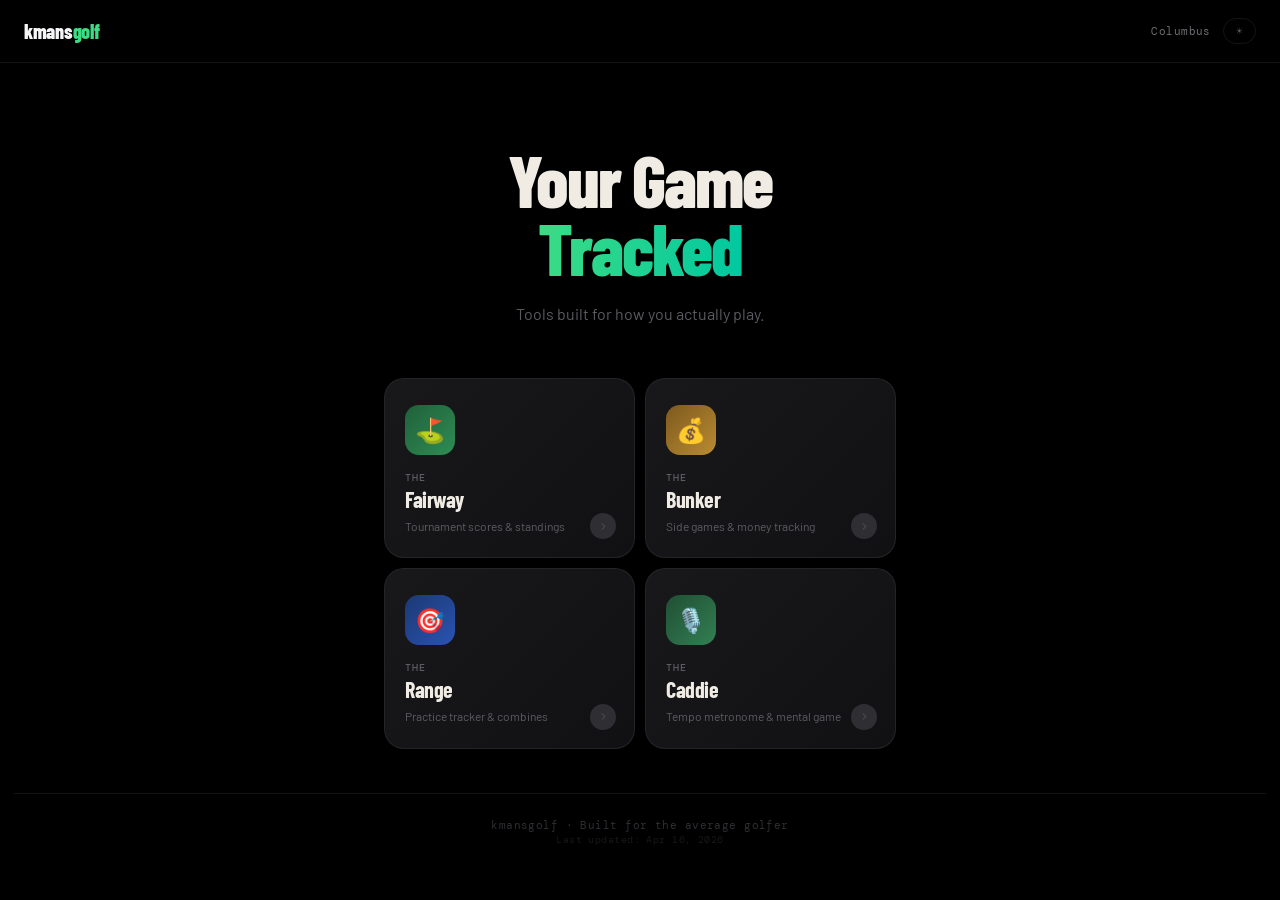
<file: index.html>
<!DOCTYPE html>
<html lang="en">
<head>
  <meta charset="UTF-8">
  <meta name="viewport" content="width=device-width, initial-scale=1.0, viewport-fit=cover, user-scalable=yes">
  <title>kmansgolf · Home</title>
  <link rel="preconnect" href="https://fonts.googleapis.com">
  <link rel="preconnect" href="https://fonts.gstatic.com" crossorigin>
  <link href="https://fonts.googleapis.com/css2?family=Barlow+Condensed:wght@400;600;700;800&family=Barlow:wght@400;500;600&family=DM+Mono:wght@400;500&display=swap&font-display=swap" rel="stylesheet">
  <style>
    :root {
      --bg:      #000000;
      --card:    #111113;
      --card-2:  #161618;
      --border:  rgba(255,255,255,0.08);
      --text:    #f0ece4;
      --muted:   #5a5a60;
      --dim:     #2e2e33;
      --green:   #3ddc84;
      --green-2: #00c8a0;
      --gold:    #e8b84b;
      --radius:  20px;
    }

    * { box-sizing: border-box; margin: 0; padding: 0; }

    html { background: var(--bg); }

    body {
      background: var(--bg);
      color: var(--text);
      font-family: 'Barlow', sans-serif;
      min-height: 100svh;
      padding-bottom: env(safe-area-inset-bottom, 24px);
      -webkit-font-smoothing: antialiased;
    }

    /* ── NAV ── */
    nav {
      display: flex;
      align-items: center;
      justify-content: space-between;
      padding: 18px 24px;
      border-bottom: 0.5px solid var(--border);
      position: sticky;
      top: 0;
      background: rgba(0,0,0,0.85);
      backdrop-filter: blur(20px);
      -webkit-backdrop-filter: blur(20px);
      z-index: 10;
    }

    .nav-logo {
      font-family: 'Barlow Condensed', sans-serif;
      font-size: 20px;
      font-weight: 800;
      letter-spacing: -0.3px;
      color: #f5f5f7;  /* always white — nav is always dark */
      text-decoration: none;
    }
    .nav-logo span { color: var(--green); }

    .nav-meta {
      font-family: 'DM Mono', monospace;
      font-size: 11px;
      color: #6e6e73;  /* always neutral — nav is always dark */
      letter-spacing: 0.04em;
    }

    /* ── HERO ── */
    .hero {
      text-align: center;
      padding: 64px 24px 52px;
    }

    .hero-eyebrow {
      font-family: 'DM Mono', monospace;
      font-size: 11px;
      font-weight: 500;
      letter-spacing: 0.12em;
      text-transform: uppercase;
      color: var(--muted);
      margin-bottom: 18px;
      opacity: 0;
      animation: fadeUp 0.6s ease 0.1s forwards;
    }

    .hero-title {
      font-family: 'Barlow Condensed', sans-serif;
      font-size: clamp(52px, 14vw, 72px);
      font-weight: 800;
      letter-spacing: -2px;
      line-height: 0.95;
      color: var(--text);
      margin-bottom: 20px;
      opacity: 0;
      animation: fadeUp 0.6s ease 0.2s forwards;
    }

    .hero-title .accent {
      background: linear-gradient(90deg, var(--green), var(--green-2));
      -webkit-background-clip: text;
      -webkit-text-fill-color: transparent;
      background-clip: text;
    }

    .hero-sub {
      font-size: 16px;
      color: var(--muted);
      font-weight: 400;
      line-height: 1.5;
      opacity: 0;
      animation: fadeUp 0.6s ease 0.3s forwards;
    }

    /* ── GRID ── */
    .apps {
      display: grid;
      grid-template-columns: 1fr 1fr;
      gap: 10px;
      padding: 0 14px;
      max-width: 540px;
      margin: 0 auto;
    }

    /* ── CARD ── */
    .card {
      background: var(--card);
      border: 0.5px solid var(--border);
      border-radius: var(--radius);
      padding: 26px 20px 22px;
      cursor: pointer;
      position: relative;
      overflow: hidden;
      text-decoration: none;
      display: block;
      transition: transform 0.18s ease, background 0.18s ease, border-color 0.18s ease;
      opacity: 0;
      animation: fadeUp 0.5s ease forwards;
    }

    .card:nth-child(1) { animation-delay: 0.35s; }
    .card:nth-child(2) { animation-delay: 0.42s; }
    .card:nth-child(3) { animation-delay: 0.49s; }
    .card:nth-child(4) { animation-delay: 0.56s; }

    .card::before {
      content: '';
      position: absolute;
      inset: 0;
      background: linear-gradient(135deg, rgba(255,255,255,0.03), transparent);
      pointer-events: none;
    }

    .card:hover {
      transform: translateY(-2px) scale(1.01);
      background: var(--card-2);
      border-color: rgba(255,255,255,0.14);
    }

    .card:active { transform: scale(0.98); }

    /* Icon */
    .card-icon {
      width: 50px;
      height: 50px;
      border-radius: 14px;
      display: flex;
      align-items: center;
      justify-content: center;
      margin-bottom: 16px;
      font-size: 24px;
    }
    .icon-fairway { background: linear-gradient(135deg, #1a5c35, #2a8a50); }
    .icon-bunker  { background: linear-gradient(135deg, #7a5518, #b8892e); }
    .icon-range   { background: linear-gradient(135deg, #163370, #2550b0); }
    .icon-caddie  { background: linear-gradient(135deg, #1a4a2e, #2e7d4f); }

    .card-label {
      font-family: 'DM Mono', monospace;
      font-size: 10px;
      font-weight: 500;
      letter-spacing: 0.1em;
      text-transform: uppercase;
      color: var(--muted);
      margin-bottom: 2px;
    }

    .card-name {
      font-family: 'Barlow Condensed', sans-serif;
      font-size: 22px;
      font-weight: 700;
      letter-spacing: -0.5px;
      color: var(--text);
      margin-bottom: 6px;
    }

    .card-desc {
      font-size: 12px;
      color: var(--muted);
      line-height: 1.45;
    }

    .card-arrow {
      position: absolute;
      bottom: 18px;
      right: 18px;
      width: 26px;
      height: 26px;
      border-radius: 50%;
      background: var(--dim);
      display: flex;
      align-items: center;
      justify-content: center;
      transition: background 0.18s ease;
    }
    .card:hover .card-arrow { background: rgba(61,220,132,0.15); }
    .card-arrow svg {
      width: 11px; height: 11px;
      stroke: var(--muted); fill: none;
      stroke-width: 2; stroke-linecap: round; stroke-linejoin: round;
      transition: stroke 0.18s ease;
    }
    .card:hover .card-arrow svg { stroke: var(--green); }


    /* ── DIVIDER + FOOTER ── */
    .divider {
      margin: 44px 14px 0;
      border-top: 0.5px solid var(--border);
    }

    footer {
      text-align: center;
      padding: 24px 24px 0;
      font-family: 'DM Mono', monospace;
      font-size: 11px;
      color: var(--dim);
      letter-spacing: 0.04em;
    }

    /* ── ANIMATIONS ── */
    @keyframes fadeUp {
      from { opacity: 0; transform: translateY(14px); }
      to   { opacity: 1; transform: translateY(0); }
    }

    /* ── LIGHT THEME ── */
    body[data-theme="light"] {
      --bg:    #faf8f4;
      --card:  #ffffff;
      --card-2:#f5f3ef;
      --border:rgba(0,0,0,0.08);
      --text:  #1a1a1a;
      --muted: #6e6e73;
      --dim:   #e8e5e0;
      --green: #1e9e5e;
      --green-2:#00a882;
      --gold:  #c8960c;
    }
    body[data-theme="light"] { background: #faf8f4; color: #1a1a1a; }
    body[data-theme="light"] html { background: #faf8f4; }
    body[data-theme="light"] nav {
      background: rgba(0,0,0,0.88);  /* nav stays dark */
    }
    body[data-theme="light"] #theme-toggle {
      border-color: rgba(255,255,255,0.2);
      color: #6e6e73;
    }
    body[data-theme="light"] #theme-toggle:hover {
      border-color: var(--green);
      color: var(--green);
    }
    body[data-theme="light"] footer { color: #aaa; }

    /* Theme toggle button */
    #theme-toggle {
      background: none;
      border: 0.5px solid var(--border);
      border-radius: 20px;
      padding: 5px 12px;
      font-family: 'DM Mono', monospace;
      font-size: 11px;
      color: var(--muted);
      cursor: pointer;
      transition: all 0.18s ease;
      letter-spacing: 0.04em;
    }
    #theme-toggle:hover { border-color: var(--green); color: var(--green); }
  </style>
<link rel="manifest" href="/manifest.json">
<meta name="theme-color" content="#000000" id="theme-meta">
</head>
<body>

  <nav>
    <a href="/" class="nav-logo">kmans<span>golf</span></a>
    <div style="display:flex;align-items:center;gap:12px"><div class="nav-meta">Columbus</div><button id="theme-toggle" onclick="toggleTheme()">☀️</button></div>
  </nav>

  <section class="hero">
    <div class="hero-eyebrow"></div>
    <div class="hero-title">Your Game<br><span class="accent">Tracked</span></div>
    <div class="hero-sub">Tools built for how you actually play.</div>
  </section>

  <div class="apps">

    <a href="/fairway/" class="card">
      <div class="card-icon icon-fairway">⛳</div>
      <div class="card-label">The</div>
      <div class="card-name">Fairway</div>
      <div class="card-desc">Tournament scores &amp; standings</div>
      <div class="card-arrow">
        <svg viewBox="0 0 24 24"><polyline points="9 18 15 12 9 6"/></svg>
      </div>
    </a>

    <a href="/bunker/" class="card">
      <div class="card-icon icon-bunker">💰</div>
      <div class="card-label">The</div>
      <div class="card-name">Bunker</div>
      <div class="card-desc">Side games &amp; money tracking</div>
      <div class="card-arrow">
        <svg viewBox="0 0 24 24"><polyline points="9 18 15 12 9 6"/></svg>
      </div>
    </a>

    <a href="/range/" class="card">
      <div class="card-icon icon-range">🎯</div>
      <div class="card-label">The</div>
      <div class="card-name">Range</div>
      <div class="card-desc">Practice tracker &amp; combines</div>
      <div class="card-arrow">
        <svg viewBox="0 0 24 24"><polyline points="9 18 15 12 9 6"/></svg>
      </div>
    </a>

    <a href="/caddie/" class="card">
      <div class="card-icon icon-caddie">🎙️</div>
      <div class="card-label">The</div>
      <div class="card-name">Caddie</div>
      <div class="card-desc">Tempo metronome &amp; mental game</div>
      <div class="card-arrow">
        <svg viewBox="0 0 24 24"><polyline points="9 18 15 12 9 6"/></svg>
      </div>
    </a>

  </div>

  <div class="divider"></div>
  <footer>kmansgolf · Built for the average golfer<br><span style="font-size:10px;opacity:0.5">Last updated: Apr 16, 2026</span></footer>


  <script>
    // ── THEME ─────────────────────────────────────────────────────────────────
    function applyTheme(t) {
      const isLight = t === 'light';
      document.body.setAttribute('data-theme', isLight ? 'light' : '');
      const btn = document.getElementById('theme-toggle');
      if (btn) btn.textContent = isLight ? '🌙' : '☀️';
      const meta = document.getElementById('theme-meta');
      if (meta) meta.setAttribute('content', isLight ? '#faf8f4' : '#000000');
      localStorage.setItem('range_theme', t);
    }
    function toggleTheme() {
      applyTheme((localStorage.getItem('range_theme') || 'dark') === 'light' ? 'dark' : 'light');
    }
    // Apply saved theme on load
    applyTheme(localStorage.getItem('range_theme') || 'dark');

    // ── SWIPE DOWN TO REFRESH ─────────────────────────────────────────────────
    let touchStartY = 0;
    let refreshReady = false;
    const indicator = document.createElement('div');
    indicator.style.cssText = 'position:fixed;top:0;left:0;right:0;height:44px;display:flex;align-items:center;justify-content:center;font-family:DM Mono,monospace;font-size:11px;letter-spacing:2px;color:#3ddc84;background:rgba(0,0,0,0.9);transform:translateY(-44px);transition:transform 0.2s ease;z-index:999;pointer-events:none;';
    indicator.textContent = '↓ RELEASE TO REFRESH';
    document.body.appendChild(indicator);

    document.addEventListener('touchstart', e => { touchStartY = e.touches[0].clientY; }, { passive: true });
    document.addEventListener('touchmove', e => {
      if (window.scrollY > 0) return;
      const dy = e.touches[0].clientY - touchStartY;
      if (dy > 60) { indicator.style.transform = 'translateY(0)'; refreshReady = true; }
      else { indicator.style.transform = 'translateY(-44px)'; refreshReady = false; }
    }, { passive: true });
    document.addEventListener('touchend', () => {
      indicator.style.transform = 'translateY(-44px)';
      if (refreshReady) { refreshReady = false; setTimeout(() => location.reload(), 200); }
    });
  </script>
</body>
</html>
</file>
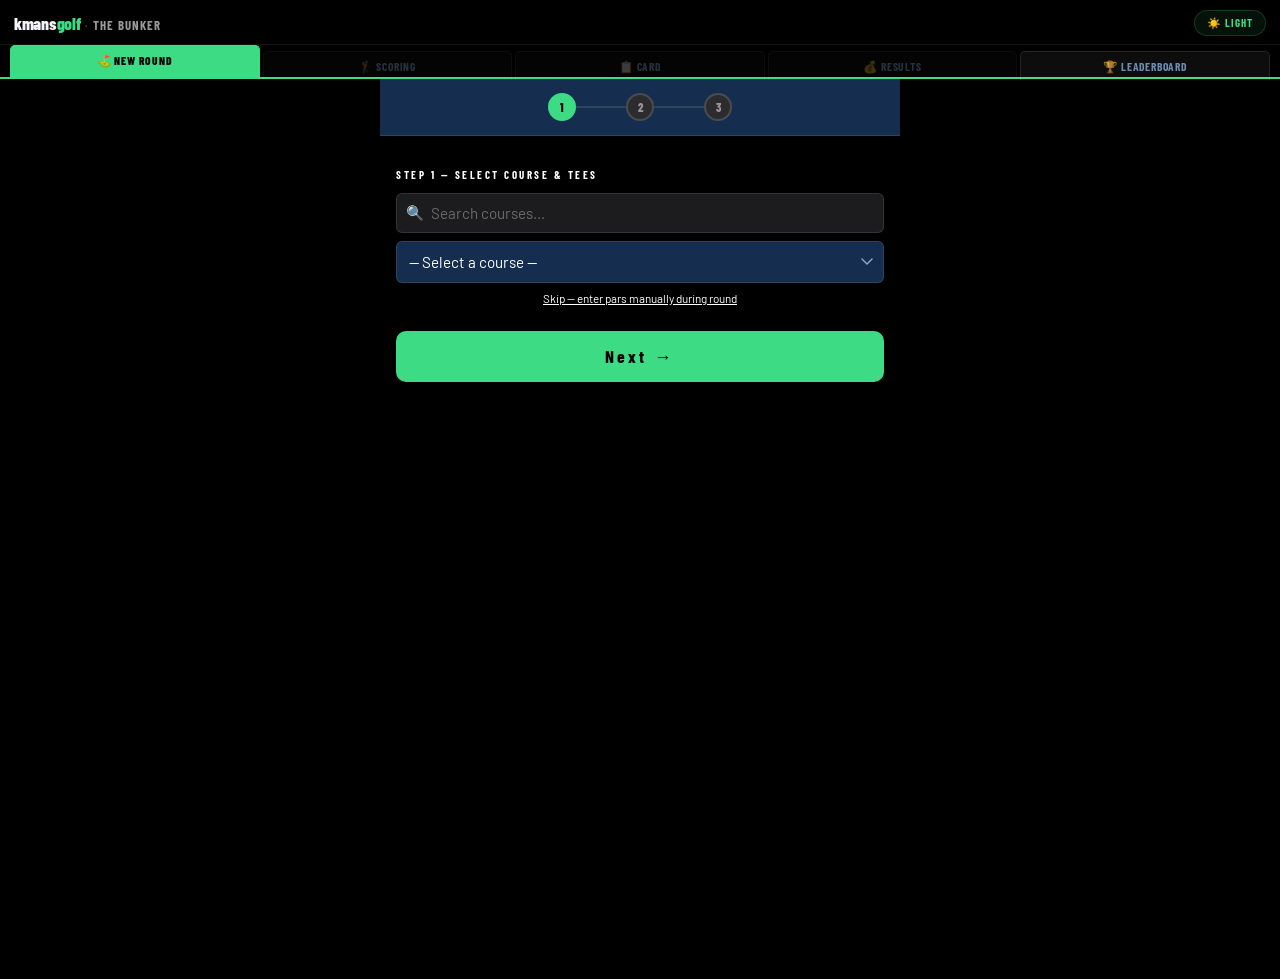
<file: bunker/index.html>
<!DOCTYPE html>
<html lang="en">
<head>
<meta charset="UTF-8">
<meta name="viewport" content="width=device-width, initial-scale=1.0, user-scalable=yes">
<meta name="mobile-web-app-capable" content="yes">
<meta name="apple-mobile-web-app-capable" content="yes">
<link rel="manifest" href="/manifest.json">
<meta name="theme-color" content="#000000" id="theme-meta">
<title>kmansgolf · The Bunker</title>
<link rel="preconnect" href="https://fonts.googleapis.com">
<link rel="preconnect" href="https://fonts.gstatic.com" crossorigin>
<link href="https://fonts.googleapis.com/css2?family=DM+Mono:wght@400;500&family=Barlow+Condensed:wght@400;600;700;800&family=Barlow:wght@400;500;600;700&display=swap&font-display=swap" rel="stylesheet">
<link rel="stylesheet" href="bunker-style.css">
</head>
<body>
<div id="app">

<!-- ═══════════════ SHARED APP HEADER ═══════════════ -->
<div id="app-header">
  <div class="header-top">
    <a href="/" style="text-decoration:none;display:flex;align-items:baseline;gap:0">
      <span style="font-family:var(--font-display);font-size:1.1rem;font-weight:800;letter-spacing:-0.3px;color:#f5f5f7">kmans</span><span style="font-family:var(--font-display);font-size:1.1rem;font-weight:800;letter-spacing:-0.3px;color:var(--green-accent)">golf</span>
      <span style="font-family:var(--font-display);font-size:0.8rem;color:rgba(255,255,255,0.3);margin:0 5px">·</span>
      <span style="font-family:var(--font-display);font-size:0.8rem;font-weight:700;letter-spacing:1px;color:rgba(255,255,255,0.6)">THE BUNKER</span>
    </a>
    <button onclick="toggleTheme()" id="theme-btn" style="background:rgba(61,220,132,0.08);border:1px solid rgba(61,220,132,0.2);border-radius:20px;padding:5px 12px;color:var(--green-accent);font-family:var(--font-display);font-size:0.68rem;font-weight:700;letter-spacing:1px;cursor:pointer;text-transform:uppercase;white-space:nowrap;">☀️ Light</button>
  </div>
  <div class="tab-bar">
    <button class="tab-btn active" id="tab-setup"     onclick="navTo('setup')">⛳ New Round</button>
    <button class="tab-btn disabled" id="tab-play"    onclick="navTo('play')">🏌 Scoring</button>
    <button class="tab-btn disabled" id="tab-card"    onclick="navTo('scorecard-view')">📋 Card</button>
    <button class="tab-btn disabled" id="tab-results" onclick="navTo('results-view')">💰 Results</button>
    <button class="tab-btn" id="tab-history"          onclick="navTo('history-view')">🏆 Leaderboard</button>
  </div>
</div>

<!-- ═══════════════ SETUP WIZARD ═══════════════ -->
<div id="setup" class="view active">

  <!-- Step indicator -->
  <div style="display:flex;align-items:center;justify-content:center;gap:0;padding:14px 24px;background:var(--white);border-bottom:1px solid var(--border);">
    <div class="step-dot active" id="sd0">1</div>
    <div class="step-line" id="sl01"></div>
    <div class="step-dot" id="sd1">2</div>
    <div class="step-line" id="sl12"></div>
    <div class="step-dot" id="sd2">3</div>
  </div>

  <!-- Step 1: Course -->
  <div class="wizard-step active" id="wstep0">
    <div class="setup-section">
      <div class="section-title">Step 1 — Select Course &amp; Tees</div>
      <div class="course-search-wrap" style="margin-bottom:8px;">
        <span class="course-search-icon">🔍</span>
        <input type="text" id="course-search" placeholder="Search courses..." oninput="filterCourseDropdown()" autocomplete="off" style="padding-left:34px;">
      </div>
      <select id="course-select" onchange="selectCourse(this.value)" style="width:100%;background:var(--white);border:1.5px solid var(--border);color:var(--text);border-radius:var(--r);font-family:var(--font-body);font-size:0.95rem;padding:11px 30px 11px 12px;outline:none;appearance:none;-webkit-appearance:none;background-image:url('data:image/svg+xml,%3Csvg xmlns=\'http://www.w3.org/2000/svg\' width=\'12\' height=\'8\' viewBox=\'0 0 12 8\'%3E%3Cpath d=\'M1 1l5 5 5-5\' stroke=\'%2394a3b8\' stroke-width=\'1.5\' fill=\'none\' stroke-linecap=\'round\'/%3E%3C/svg%3E');background-repeat:no-repeat;background-position:right 10px center;box-shadow:var(--shadow-sm);">
        <option value="">— Select a course —</option>
      </select>
      <div id="tee-picker-wrap" class="tee-picker-wrap" style="display:none;margin-top:10px;">
        <div class="tee-label">Select tees:</div>
        <div class="tee-options" id="tee-options"></div>
      </div>
      <div class="course-skip" onclick="skipCourse()">Skip — enter pars manually during round</div>
    </div>
  </div>

  <!-- Step 2: Games -->
  <div class="wizard-step" id="wstep1">
    <div class="setup-section">
      <div class="section-title">Step 2 — Choose Games &amp; Bets</div>
      <div class="games-grid">
        <div class="game-toggle" data-game="skins" onclick="toggleGame(this)">
          <span class="gt-icon">🎰</span>
          <div class="gt-info"><h3>Skins</h3><p>Win a hole outright, win a skin. Ties carry forward.</p>
            <div class="game-config"><div class="bet-row"><label>Skin value:</label><span class="dollar">$</span><input type="number" id="skins-bet" value="1" min="1" max="100" onclick="event.stopPropagation()"><label>per skin</label></div></div>
          </div><div class="gt-check">✓</div>
        </div>
        <div class="game-toggle" data-game="rabbit" onclick="toggleGame(this)">
          <span class="gt-icon">🐇</span>
          <div class="gt-info"><h3>Rabbit</h3><p>Hold the rabbit. Win outright to steal it. Pays every 6 holes.</p>
            <div class="game-config"><div class="bet-row"><label>Per segment:</label><span class="dollar">$</span><input type="number" id="rabbit-bet" value="1" min="1" max="100" onclick="event.stopPropagation()"><label>per player</label></div></div>
          </div><div class="gt-check">✓</div>
        </div>
        <div class="game-toggle" data-game="wolf" onclick="toggleGame(this)">
          <span class="gt-icon">🐺</span>
          <div class="gt-info"><h3>Wolf</h3><p>Rotating Wolf picks a partner or goes Lone Wolf each hole.</p>
            <div class="game-config"><div class="bet-row"><label>Point value:</label><span class="dollar">$</span><input type="number" id="wolf-bet" value="0.25" min="0.05" step="0.05" max="50" onclick="event.stopPropagation()"><label>per point</label></div></div>
          </div><div class="gt-check">✓</div>
        </div>
        <div class="game-toggle" data-game="nassau" onclick="toggleGame(this)">
          <span class="gt-icon">🏆</span>
          <div class="gt-info"><h3>Nassau</h3><p>Three bets: front 9, back 9, overall 18. Low score wins each.</p>
            <div class="game-config"><div class="bet-row"><label>Each bet:</label><span class="dollar">$</span><input type="number" id="nassau-bet" value="1" min="1" max="100" onclick="event.stopPropagation()"></div></div>
          </div><div class="gt-check">✓</div>
        </div>
      </div>
    </div>
  </div>

  <!-- Step 3: Players -->
  <div class="wizard-step" id="wstep2">
    <div class="setup-section">
      <div class="section-title">Step 3 — Players</div>
      <div class="player-grid">
        <div class="player-slot" data-slot="0"></div>
        <div class="player-slot" data-slot="1"></div>
        <div class="player-slot" data-slot="2"></div>
        <div class="player-slot" data-slot="3"></div>
      </div>
      <div id="wolf-order-note" style="display:none;margin-top:12px;font-size:0.78rem;color:var(--amber);background:var(--amber-bg);border:1px solid rgba(217,119,6,0.2);border-radius:var(--r);padding:10px 12px;line-height:1.5;">
        🐺 <strong>Wolf order = tee order.</strong> Player 1 is Wolf on holes 1,5,9,13,17. Arrange players accordingly.
      </div>
    </div>
  </div>

  <!-- Wizard nav -->
  <div style="padding:16px;display:flex;gap:10px;">
    <button id="wizard-back" onclick="wizardBack()" style="display:none;flex:0 0 auto;padding:14px 18px;background:var(--white);color:var(--navy-mid);border:1.5px solid var(--border);border-radius:var(--r-md);font-family:var(--font-display);font-size:1rem;font-weight:700;letter-spacing:1px;cursor:pointer;">← Back</button>
    <button id="wizard-next" onclick="wizardNext()" style="flex:1;padding:14px;background:var(--green-accent);color:#000;font-family:var(--font-display);font-size:1.1rem;font-weight:700;letter-spacing:3px;border:none;border-radius:var(--r-md);cursor:pointer;">Next →</button>
  </div>
</div>

<!-- ═══════════════ PLAY ═══════════════ -->
<div id="play" class="view">
  <div class="play-content" id="play-content"></div>
</div>

<!-- ═══════════════ FULL SCORECARD ═══════════════ -->
<div id="scorecard-view" class="view">
  <div class="sc-table-wrap" id="sc-table-wrap"></div>
</div>

<!-- ═══════════════ RESULTS ═══════════════ -->
<div id="results-view" class="view">
  <div class="results-body">
    <div id="results-content"></div>
  </div>
</div>

<!-- ═══════════════ HISTORY ═══════════════ -->
<div id="history-view" class="view">
  <div class="play-content" id="history-content"></div>
</div>

<!-- ═══════════════ PRINT VIEW ═══════════════ -->
<div id="print-view" class="view">
  <div style="padding:14px;flex:1;overflow-y:auto;max-width:600px;width:100%;margin:0 auto;" id="print-body"></div>
</div>

<!-- ═══════════════ EDIT SCORE MODAL ═══════════════ -->
<div id="edit-modal" style="display:none;position:fixed;inset:0;background:rgba(0,0,0,0.55);z-index:300;align-items:flex-end;justify-content:center;">
  <div style="background:var(--white);border-radius:14px 14px 0 0;padding:20px 16px 32px;width:100%;max-width:480px;">
    <div style="font-family:var(--font-display);font-size:1rem;font-weight:800;letter-spacing:2px;color:var(--navy);margin-bottom:3px;" id="modal-title">Edit Hole Score</div>
    <div style="font-size:0.78rem;color:var(--muted);margin-bottom:10px;" id="modal-sub"></div>
    <div style="background:var(--amber-bg);border:1px solid rgba(217,119,6,0.25);border-radius:var(--r);padding:8px 12px;margin-bottom:14px;font-size:0.78rem;color:var(--amber);font-weight:600;">⚠️ Changing a score recalculates all game totals.</div>
    <div id="modal-score-grid" style="display:grid;grid-template-columns:repeat(4,1fr);gap:10px;margin-bottom:18px;"></div>
    <div style="display:flex;gap:10px;">
      <button onclick="closeEditModal()" style="flex:1;padding:12px;background:var(--surface);color:var(--slate);border:1.5px solid var(--border);border-radius:var(--r-md);font-family:var(--font-display);font-size:0.95rem;font-weight:700;letter-spacing:1px;cursor:pointer;">Cancel</button>
      <button onclick="saveEditModal()" style="flex:1;padding:12px;background:var(--navy-mid);color:var(--gold);border:none;border-radius:var(--r-md);font-family:var(--font-display);font-size:0.95rem;font-weight:700;letter-spacing:1px;cursor:pointer;">Save</button>
    </div>
  </div>
</div>
<script src="bunker-data.js"></script>
<script src="bunker-app.js"></script>
</div>
</body>
</html>
</file>
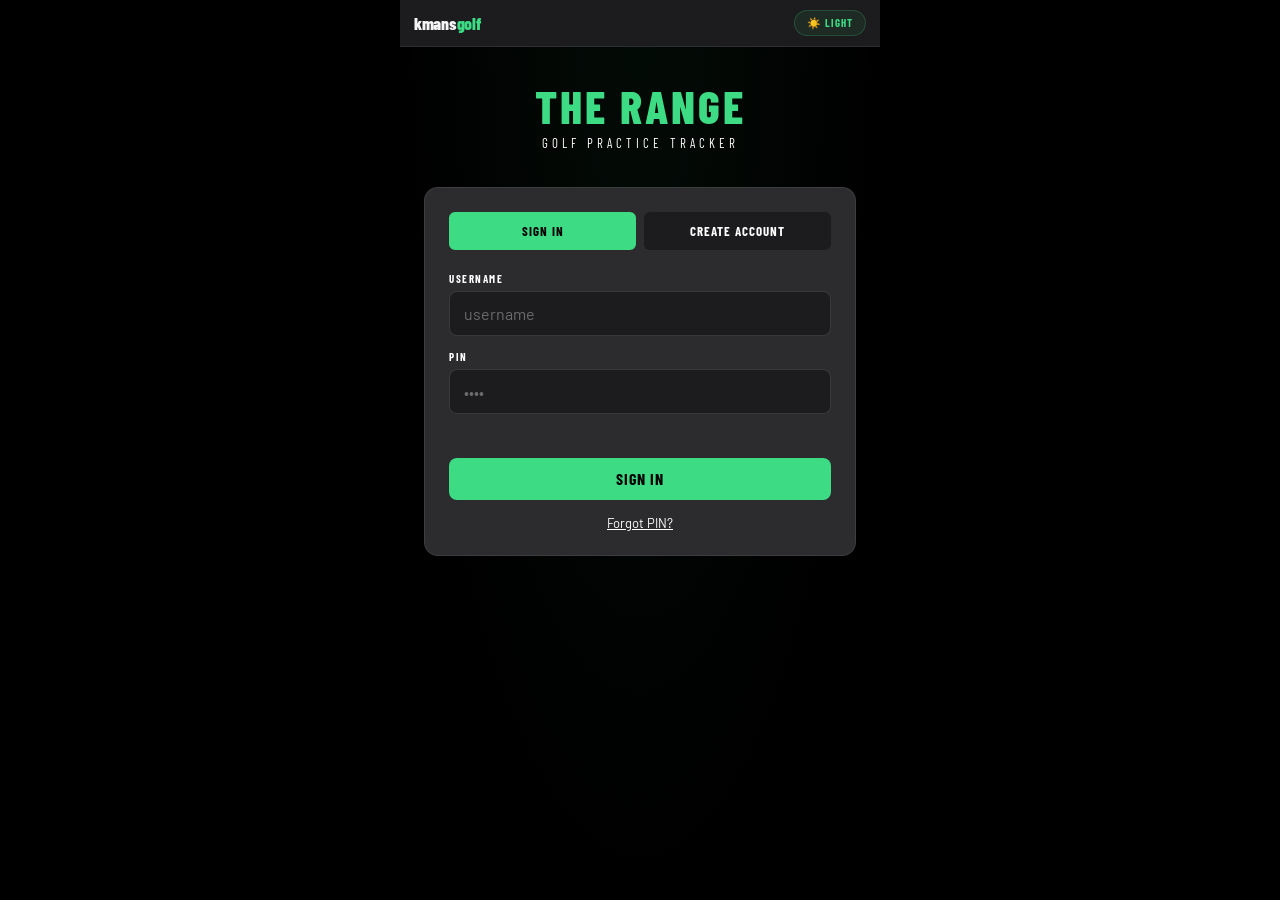
<file: range/index.html>
<!DOCTYPE html>
<html lang="en">
<head>
<meta charset="UTF-8">
<meta name="viewport" content="width=device-width, initial-scale=1.0">
<meta name="apple-mobile-web-app-capable" content="yes">
<meta name="apple-mobile-web-app-status-bar-style" content="black-translucent">
<meta name="apple-mobile-web-app-title" content="The Range">
<meta name="theme-color" content="#0d2340" id="theme-meta">
<title>kmansgolf · The Range</title>
<link href="https://fonts.googleapis.com/css2?family=Barlow+Condensed:wght@400;600;700;800&family=Barlow:wght@400;500;600&family=DM+Mono:wght@400;500&display=swap&font-display=swap" rel="stylesheet">
<link rel="stylesheet" href="range-style.css">
</head>
<body>
<div id="app">

<!-- ══ LOGIN ══ -->
<div id="s-login" class="scr on" style="padding-bottom:0;overflow-y:auto">
  <div class="login-header">
    <a href="/" style="text-decoration:none;display:flex;align-items:baseline;gap:0">
      <span style="font-family:var(--fc);font-size:1.1rem;font-weight:800;letter-spacing:-0.3px;color:#f5f5f7">kmans</span><span style="font-family:var(--fc);font-size:1.1rem;font-weight:800;letter-spacing:-0.3px;color:#3ddc84">golf</span>
    </a>
    <button onclick="toggleTheme()" id="theme-btn-login" style="background:rgba(61,220,132,0.08);border:1px solid rgba(61,220,132,0.2);border-radius:20px;padding:5px 12px;color:#3ddc84;font-family:var(--fc);font-size:0.68rem;font-weight:700;letter-spacing:1px;cursor:pointer;text-transform:uppercase;white-space:nowrap;">☀️ Light</button>
  </div>
  <div class="lbrand"><div class="llogo">THE RANGE</div><div class="lsub">Golf Practice Tracker</div></div>
  <div class="lbox" style="margin:0 24px 40px">
    <div class="ltabs">
      <div class="ltab on" id="lt-in" onclick="switchTab('in')">Sign In</div>
      <div class="ltab" id="lt-new" onclick="switchTab('new')">Create Account</div>
    </div>
    <div id="lf-in">
      <div class="fld"><label>Username</label><input class="inp" id="li-u" type="text" placeholder="username" autocomplete="off" autocapitalize="none"></div>
      <div class="fld"><label>PIN</label><input class="inp" id="li-p" type="password" inputmode="numeric" maxlength="4" placeholder="••••" autocomplete="off"></div>
      <div class="lerr" id="li-e"></div>
      <button class="btn" onclick="doLogin()">Sign In</button>
      <div style="text-align:center;margin-top:12px"><button onclick="showForgotPin()" style="background:none;border:none;font-family:var(--fb);font-size:13px;color:var(--d);cursor:pointer;text-decoration:underline">Forgot PIN?</button></div>
    </div>
    <!-- Forgot PIN panel -->
    <div id="forgot-pin-panel" style="display:none">
      <div style="font-family:var(--fc);font-size:11px;font-weight:700;letter-spacing:2px;text-transform:uppercase;color:var(--d);margin-bottom:12px">Reset PIN with recovery code</div>
      <div class="fld"><label>Username</label><input class="inp" id="fp-user" type="text" placeholder="username" autocapitalize="none" autocomplete="off"></div>
      <div class="fld"><label>6-Character Recovery Code</label><input class="inp" id="fp-code" type="text" placeholder="e.g. AB3X9Z" maxlength="6" autocapitalize="characters" autocomplete="off"></div>
      <div class="fld"><label>New PIN</label><input class="inp" id="fp-pin" type="password" inputmode="numeric" maxlength="4" placeholder="••••" autocomplete="off"></div>
      <div class="fld"><label>Confirm New PIN</label><input class="inp" id="fp-pin2" type="password" inputmode="numeric" maxlength="4" placeholder="••••" autocomplete="off"></div>
      <div class="lerr" id="fp-e"></div>
      <button class="btn" onclick="doResetPin()">Reset PIN</button>
      <div style="text-align:center;margin-top:10px"><button onclick="hideForgotPin()" style="background:none;border:none;font-family:var(--fb);font-size:13px;color:var(--d);cursor:pointer;text-decoration:underline">← Back to Sign In</button></div>
    </div>
    <div id="lf-new" style="display:none">
      <div class="fld"><label>Your Name</label><input class="inp" id="ca-n" type="text" placeholder="First name" autocomplete="off"></div>
      <div class="fld"><label>Username</label><input class="inp" id="ca-u" type="text" placeholder="choose a username" autocomplete="off" autocapitalize="none"></div>
      <div class="fld"><label>Handicap Index</label>
        <select class="sel" id="ca-h">
          <option value="0">+3 to 0 (Scratch or better)</option>
          <option value="3">1 – 5</option><option value="7">6 – 10</option>
          <option value="12" selected>11 – 15</option><option value="17">16 – 20</option>
          <option value="22">21 – 25</option><option value="27">26 – 30</option><option value="35">31+</option>
        </select>
      </div>
      <div class="fld"><label>4-Digit PIN</label><input class="inp" id="ca-p" type="password" inputmode="numeric" maxlength="4" placeholder="••••" autocomplete="off"></div>
      <div class="fld"><label>Confirm PIN</label><input class="inp" id="ca-p2" type="password" inputmode="numeric" maxlength="4" placeholder="••••" autocomplete="off"></div>
      <div class="lerr" id="ca-e"></div>
      <button class="btn" onclick="doCreate()">Create Account</button>
    </div>
  </div>
</div>

<!-- ══ SHARED APP HEADER (hidden until logged in) ══ -->
<div id="app-header" style="display:none">
  <div class="header-top">
    <a href="/" class="home-logo" style="text-decoration:none;display:flex;align-items:baseline;gap:0">
      <span style="font-family:var(--fc);font-size:1.1rem;font-weight:800;letter-spacing:-0.3px;color:#f5f5f7">kmans</span><span style="font-family:var(--fc);font-size:1.1rem;font-weight:800;letter-spacing:-0.3px;color:#3ddc84">golf</span>
      <span style="font-family:var(--fc);font-size:0.8rem;color:rgba(255,255,255,0.3);margin:0 5px">·</span>
      <span style="font-family:var(--fc);font-size:0.8rem;font-weight:700;letter-spacing:1px;color:rgba(255,255,255,0.6)">THE RANGE</span>
    </a>
    <div class="header-date" id="hdate"></div>
    <button onclick="toggleTheme()" id="theme-btn" style="background:rgba(61,220,132,0.08);border:1px solid rgba(61,220,132,0.2);border-radius:20px;padding:5px 12px;color:#3ddc84;font-family:var(--fc);font-size:0.68rem;font-weight:700;letter-spacing:1px;cursor:pointer;text-transform:uppercase;white-space:nowrap;">☀️ Light</button>
  </div>
  <div class="tab-bar">
    <button class="tab-btn active" id="tab-home"     onclick="navTo('s-home','tab-home')">🏠 Home</button>
    <button class="tab-btn"        id="tab-practice" onclick="navTo('s-practice','tab-practice')">⛳ Practice</button>
    <button class="tab-btn"        id="tab-games"    onclick="navTo('s-games','tab-games')">🎮 Games</button>
    <button class="tab-btn"        id="tab-history"  onclick="navTo('s-history','tab-history')">📈 History</button>
    <button class="tab-btn"        id="tab-tempo"    onclick="navTo('s-tempo','tab-tempo')">🎵 Tempo</button>
    <button class="tab-btn"        id="tab-profile"  onclick="navTo('s-profile','tab-profile')">👤 Profile</button>
  </div>
</div>

<!-- ══ HOME ══ -->
<div id="s-home" class="scr">
  <div class="sb">
    <div class="hhero">
      <div class="hgreet">Welcome, <em id="hname">—</em></div>
      <div class="hsub" id="hhcp"></div>
    </div>
    <div class="sgrid">
      <div class="stile"><div class="sval" id="h-ses">0</div><div class="slb2">Sessions</div></div>
      <div class="stile"><div class="sval" id="h-str">0</div><div class="slb2">Day Streak</div></div>
      <div class="stile"><div class="sval" id="h-bp">—</div><div class="slb2">Best Putting</div></div>
      <div class="stile"><div class="sval" id="h-bc">—</div><div class="slb2">Best Chipping</div></div>
    </div>
    <div id="resume-banner"></div>
    <div id="thresh-notice"></div>
    <div id="skill-profile-section"></div>
    <div class="div"></div>
    <div class="slbl">COMBINES</div>
    <div id="home-combines"></div>
  </div>
</div>

<!-- ══ SESSION SETUP ══ -->
<div id="s-practice" class="scr">
  <div class="sb" style="padding-top:14px">
    <div id="rx-section"></div>
    <div class="accord" id="acc-combines">
      <div class="accord-hdr" onclick="toggleAccord('acc-combines')">
        <div class="accord-hdr-left">
          <div class="accord-ico">⛳</div>
          <div>
            <div class="accord-title">Combines</div>
            <div class="accord-sub" id="acc-combines-sub">Select to start tracking</div>
          </div>
        </div>
        <div class="accord-arr">▼</div>
      </div>
      <div class="accord-body">
        <div id="stype-section" style="display:none">
          <div class="stype-wrap">
            <div class="stype-lbl">Session Type</div>
            <div class="stype-tog">
              <button class="stype-btn on" id="st-improve" onclick="setSessionType('skillimprove')">🎯 Skill Improve<br><span style="font-size:10px;font-weight:400">Targets your weaknesses</span></button>
              <button class="stype-btn" id="st-standard" onclick="setSessionType('standard')">📊 Assessment<br><span style="font-size:10px;font-weight:400">Full standard combine</span></button>
            </div>
            <div class="stype-desc" id="stype-desc">8 stations · 3 shots each · weakness-weighted</div>
          </div>
        </div>
        <div style="margin-bottom:14px;padding-top:10px;border-top:1px solid rgba(232,184,75,.1)" id="ctype-section">
          <div style="font-family:var(--fc);font-size:11px;font-weight:700;letter-spacing:1.5px;text-transform:uppercase;color:var(--d);margin-bottom:8px">Putting Format</div>
          <div class="ctype-tog">
            <button class="ctype-btn on" id="ct-skill" onclick="setCombineType('skill')">🎯 Skill Combine<br><span style="font-size:10px;font-weight:400">Gate drill · no hole</span></button>
            <button class="ctype-btn" id="ct-perf" onclick="setCombineType('performance')">📊 Performance<br><span style="font-size:10px;font-weight:400">Hole in play · makes tracked</span></button>
          </div>
          <div style="font-family:var(--fb);font-size:12px;color:var(--d);margin-top:6px;line-height:1.4" id="ctype-desc">Gate drill — 2 tees + back tee. Scores line and pace independently. Best for diagnosis.</div>
        </div>
        <div class="accord-check-row" onclick="togCombine('putting')">
          <div class="chkbox" id="chk-putting"><span class="chkmark" style="display:none">✓</span></div>
          <div class="accord-check-ico">⛳</div>
          <div style="flex:1">
            <div class="accord-check-name">Putting Combine</div>
            <div class="accord-check-meta">Slope, break, distance tracking</div>
          </div>
          <div style="font-family:var(--fm);font-size:12px;color:var(--d)" id="dur-putting">—</div>
        </div>
        <div class="accord-check-row" onclick="togCombine('chipping')">
          <div class="chkbox" id="chk-chipping"><span class="chkmark" style="display:none">✓</span></div>
          <div class="accord-check-ico">🏌️</div>
          <div style="flex:1">
            <div class="accord-check-name">Chipping Combine</div>
            <div class="accord-check-meta">Distance, lie, club selection</div>
          </div>
          <div style="font-family:var(--fm);font-size:12px;color:var(--d)" id="dur-chipping">—</div>
        </div>
        <div id="ver-section" style="margin-top:14px;padding-top:14px;border-top:1px solid rgba(232,184,75,.1)">
          <div style="font-family:var(--fc);font-size:11px;font-weight:700;letter-spacing:1.5px;text-transform:uppercase;color:var(--d);margin-bottom:8px">Session Length</div>
          <div class="vertog">
            <button class="verbtn on" id="vs" onclick="setVer('short')">Short</button>
            <button class="verbtn" id="vl" onclick="setVer('long')">Full</button>
          </div>
          <div class="verdesc" id="verdesc">6 stations · 2 shots each · ~20–25 min total</div>
        </div>
      </div>
    </div>
    <div class="accord" id="acc-practice">
      <div class="accord-hdr" onclick="toggleAccord('acc-practice')">
        <div class="accord-hdr-left">
          <div class="accord-ico">🔥</div>
          <div>
            <div class="accord-title">Warmup</div>
            <div class="accord-sub">TPI mobility routine · ~8 min</div>
          </div>
        </div>
        <div class="accord-arr">▼</div>
      </div>
      <div class="accord-body">
        <p style="font-family:var(--fb);font-size:13px;color:var(--d);line-height:1.5;margin-bottom:12px">TPI recommends an 8-minute mobility routine before every session. Prime your body for rotational power and reduce injury risk.</p>
        <button class="btn ol" onclick="goTo('s-warmup')" style="font-size:14px;padding:11px">View TPI Warmup →</button>
      </div>
    </div>
    <div style="padding:4px 16px 8px">
      <div class="sestim" id="sestim">Select a combine above to begin</div>
      <button class="btn" id="start-btn" onclick="startSession()" style="opacity:.4;pointer-events:none">Start Session</button>
    </div>
  </div>
</div>

<!-- ══ WARMUP ══ -->
<div id="s-warmup" class="scr">
  <div class="hd"><button class="bk" onclick="goTo('s-practice')">←</button><div class="logo" style="font-size:17px">TPI WARMUP</div><div class="hm">~8 min</div></div>
  <div class="sb">
    <div style="padding:12px 16px 8px;font-family:var(--fb);font-size:13px;color:var(--d);line-height:1.6">Based on the Titleist Performance Institute protocol. These movements prime your body for rotational power and reduce injury risk.</div>
    <div id="warmup-list"></div>
    <div style="padding:0 16px 16px"><button class="btn" onclick="goTo('s-practice')">Done — Back to Session</button></div>
  </div>
</div>

<!-- ══ COMBINE RUNNER ══ -->
<div id="s-runner" class="scr" style="padding-bottom:0">
  <div class="rhdr">
    <button class="bk" onclick="confirmQuit()">✕</button>
    <div class="rtit" id="run-title">COMBINE</div>
    <div class="rprog" id="run-prog">1/6</div>
  </div>
  <div class="prog"><div class="pf" id="run-pf" style="width:0%"></div></div>
  <div class="sb" style="padding-bottom:20px">
    <div id="station-wrap"></div>
    <div class="brow">
      <button class="btn gh sm" id="btn-prev" onclick="prevStn()" style="display:none">← Back</button>
      <button class="btn sm" id="btn-next" onclick="nextStn()">Next →</button>
    </div>
  </div>
</div>

<!-- ══ RESULTS ══ -->
<div id="s-results" class="scr">
  <div class="hd"><div class="logo">SESSION <span>RESULTS</span></div></div>
  <div class="sb">
    <div class="reshero">
      <div class="resbig" id="res-score">—</div>
      <div class="resmax" id="res-max"></div>
      <div class="resdate" id="res-date"></div>
    </div>
    <div id="res-combines"></div>
    <div class="brow">
      <button class="btn ol sm" onclick="shareResults()">📤 Share</button>
      <button class="btn sm" onclick="goHome()">Home</button>
    </div>
  </div>
</div>

<!-- ══ GAMES ══ -->
<div id="s-games" class="scr">
  <div class="sb">

    <!-- Browse -->
    <div id="screen-games" class="g-screen active">
      <div style="padding:12px 16px 4px;font-family:var(--fb);font-size:14px;color:var(--d);line-height:1.5">Games with consequences. Every shot counts. You don't leave until you hit your number.</div>
      <div class="cat-tabs">
        <div class="cat-tab active" onclick="filterGames('all',this)">All Games</div>
        <div class="cat-tab" onclick="filterGames('putting',this)">⛳ Putting</div>
        <div class="cat-tab" onclick="filterGames('chipping',this)">🏌️ Chipping</div>
        <div class="cat-tab" onclick="filterGames('range',this)">🎯 Range</div>
        <div class="cat-tab" onclick="filterGames('multi',this)">👥 Multiplayer</div>
      </div>
      <div id="games-list" style="padding-top:8px"></div>
    </div>

    <!-- Detail -->
    <div id="screen-detail" class="g-screen">
      <div class="g-rng-header">
        <button class="g-back-btn" onclick="showGScreen('games')">←</button>
        <div class="g-rng-logo" id="detail-header-title">GAME DETAILS</div>
        <div style="width:40px"></div>
      </div>
      <div class="game-detail-hero">
        <div class="game-detail-icon" id="detail-icon"></div>
        <div>
          <div class="game-detail-title" id="detail-title"></div>
          <div class="game-detail-sub" id="detail-sub"></div>
          <div class="game-badges" style="padding:8px 0 0" id="detail-badges"></div>
        </div>
      </div>
      <div style="height:12px"></div>
      <div class="g-rng-card"><div class="g-rng-card-title">How to Play</div><ul class="rules-list" id="detail-rules"></ul></div>
      <div class="g-rng-card"><div class="g-rng-card-title">Scoring</div><div id="detail-scoring"></div></div>
      <div class="exit-box">
        <div class="exit-box-label">🏁 Exit Requirement</div>
        <div class="exit-box-text" id="detail-exit"></div>
      </div>
      <div style="padding:0 16px 12px">
        <a id="detail-watch-btn" href="#" target="_blank" class="watch-btn">
          <span class="watch-icon">▶</span><span class="watch-label">Watch How to Play on YouTube</span>
        </a>
      </div>
      <div style="padding:0 16px 16px"><button class="g-rng-btn" onclick="goToPlayerSetup()">Play This Game</button></div>
    </div>

    <!-- Player Setup -->
    <div id="screen-setup" class="g-screen">
      <div class="g-rng-header">
        <button class="g-back-btn" onclick="showGScreen('detail')">←</button>
        <div class="g-rng-logo" style="font-size:16px">PLAYER SETUP</div>
        <div style="width:40px"></div>
      </div>
      <div style="padding:16px 16px 8px;font-family:var(--fb);font-size:14px;color:var(--d);line-height:1.5" id="setup-desc"></div>
      <div class="g-rng-card">
        <div class="g-rng-card-title">Players</div>
        <div id="player-rows"></div>
        <button class="add-player-btn" id="add-player-btn" onclick="addPlayer()">
          <div style="font-size:20px;color:var(--d)">+</div>
          <div class="add-player-label">Add Player (up to 4)</div>
        </button>
      </div>
      <div style="padding:0 16px 16px"><button class="g-rng-btn" onclick="startGame()">Start Game</button></div>
    </div>

    <!-- Par 18 -->
    <div id="screen-par18" class="g-screen">
      <div class="g-rng-header">
        <button class="g-back-btn" onclick="confirmGameQuit()">✕</button>
        <div class="g-rng-logo" style="font-size:16px">⛳ PAR 18</div>
        <div style="font-family:var(--fm);font-size:13px;color:var(--d)" id="par18-total-header">0 / 9</div>
      </div>
      <div class="g-progress-bar-wrap"><div class="g-progress-bar-fill" id="par18-progress" style="width:0%"></div></div>
      <div style="padding:8px 16px 4px">
        <div class="par18-hole-row header">
          <div class="par18-header-cell">#</div><div></div>
          <div class="par18-header-cell" id="par18-h1name" style="color:var(--g)">P1</div>
          <div class="par18-header-cell" id="par18-h2name" style="color:var(--gr)">P2</div>
          <div class="par18-header-cell" id="par18-h3name" style="color:var(--bl)">P3</div>
          <div class="par18-header-cell" id="par18-h4name" style="color:var(--or)">P4</div>
        </div>
        <div id="par18-rows"></div>
        <div class="par18-total-row">
          <div></div>
          <div style="font-family:var(--fc);font-size:12px;letter-spacing:1px;text-transform:uppercase;color:var(--d);padding-left:4px">TOTAL</div>
          <div class="par18-cell" id="par18-t1" style="color:var(--g)">—</div>
          <div class="par18-cell" id="par18-t2" style="color:var(--gr)">—</div>
          <div class="par18-cell" id="par18-t3" style="color:var(--bl)">—</div>
          <div class="par18-cell" id="par18-t4" style="color:var(--or)">—</div>
        </div>
      </div>
      <div style="padding:12px 16px 16px;display:flex;gap:10px">
        <button class="g-rng-btn g-outline g-sm" onclick="shareGame('par18')">📤 Share</button>
        <button class="g-rng-btn g-sm" onclick="checkPar18Winner()">Finish Game</button>
      </div>
    </div>

    <!-- Clock Face -->
    <div id="screen-clock" class="g-screen">
      <div class="g-rng-header">
        <button class="g-back-btn" onclick="confirmGameQuit()">✕</button>
        <div class="g-rng-logo" style="font-size:16px">🕐 CLOCK FACE</div>
        <div style="font-family:var(--fm);font-size:13px;color:var(--d)" id="clock-attempt-label">Attempt 1</div>
      </div>
      <div style="padding:16px;text-align:center">
        <div class="clock-streak" id="clock-streak">0</div>
        <div class="clock-streak-label">CONSECUTIVE MAKES</div>
        <div class="restart-count" id="clock-restarts">0 restarts</div>
      </div>
      <div class="clock-face" id="clock-face"></div>
      <div style="padding:12px 16px 8px;font-family:var(--fc);font-size:13px;color:var(--d);text-align:center" id="clock-status-text">Tap each ball as you putt it. Make all 12 in a row to complete the drill.</div>
      <div style="padding:8px 16px 16px"><button class="g-rng-btn g-outline" onclick="resetClock()">↺ Restart Drill</button></div>
    </div>

    <!-- Ladder -->
    <div id="screen-ladder" class="g-screen">
      <div class="g-rng-header">
        <button class="g-back-btn" onclick="confirmGameQuit()">✕</button>
        <div class="g-rng-logo" style="font-size:16px">🪜 LADDER</div>
        <div style="font-family:var(--fm);font-size:13px;color:var(--d)" id="ladder-attempt-label">Attempt 1</div>
      </div>
      <div class="g-rng-card" style="margin-top:16px">
        <div class="g-rng-card-title">Current Rung</div>
        <div style="font-family:var(--fc);font-size:32px;font-weight:800;color:var(--g)" id="ladder-current-dist">3 ft</div>
        <div style="font-family:var(--fb);font-size:13px;color:var(--d);margin-top:4px">Make this putt to advance. Miss and you restart.</div>
      </div>
      <div class="g-rng-card"><div class="g-rng-card-title">Rungs</div><div class="ladder-wrap" id="ladder-rungs"></div></div>
      <div style="padding:0 16px 8px;display:flex;gap:10px">
        <button class="g-rng-btn g-danger g-sm" onclick="missedLadder()">✕ Missed</button>
        <button class="g-rng-btn g-sm" onclick="madeLadder()">✓ Made It</button>
      </div>
      <div style="padding:0 16px 16px;font-family:var(--fc);font-size:13px;color:var(--d);text-align:center" id="ladder-stats"></div>
    </div>

    <!-- Dollar Signs -->
    <div id="screen-dollar" class="g-screen">
      <div class="g-rng-header">
        <button class="g-back-btn" onclick="confirmGameQuit()">✕</button>
        <div class="g-rng-logo" style="font-size:16px">💰 DOLLAR SIGNS</div>
        <div style="font-family:var(--fm);font-size:13px" id="dollar-bankroll-header">$0</div>
      </div>
      <div class="g-rng-card" style="margin-top:16px">
        <div class="bankroll-display">
          <div class="bankroll-amount zero" id="dollar-bankroll">$0</div>
          <div class="bankroll-label">Running Bankroll</div>
        </div>
      </div>
      <div style="padding:0 16px 4px">
        <div style="display:grid;grid-template-columns:1fr 1fr 1fr 1fr;gap:6px;margin-bottom:8px;text-align:center">
          <div style="font-size:10px;font-family:var(--fc);color:var(--gr)">Chip-In<br><span style="font-family:var(--fm)">+$10</span></div>
          <div style="font-size:10px;font-family:var(--fc);color:var(--g)">&lt;3ft<br><span style="font-family:var(--fm)">+$2</span></div>
          <div style="font-size:10px;font-family:var(--fc);color:var(--bl)">On Green<br><span style="font-family:var(--fm)">$0</span></div>
          <div style="font-size:10px;font-family:var(--fc);color:var(--re)">Miss<br><span style="font-family:var(--fm)">-$5</span></div>
        </div>
      </div>
      <div style="padding:0 16px 16px" id="dollar-spots"></div>
    </div>

    <!-- Points (7 Up / 21 / HORSE) -->
    <div id="screen-points" class="g-screen">
      <div class="g-rng-header">
        <button class="g-back-btn" onclick="confirmGameQuit()">✕</button>
        <div class="g-rng-logo" style="font-size:16px" id="points-game-name">7 UP</div>
        <div style="font-family:var(--fc);font-size:13px;color:var(--d)" id="points-hole-label">Hole 1</div>
      </div>
      <div style="padding:12px 16px 8px"><div class="players-scoreboard" id="points-players"></div></div>
      <div class="g-rng-card">
        <div class="g-rng-card-title" id="points-current-player-label">SCORING FOR —</div>
        <div class="score-buttons" id="points-score-buttons"></div>
        <div style="font-family:var(--fb);font-size:13px;color:var(--d);text-align:center;margin-top:8px" id="points-instruction"></div>
      </div>
      <div style="padding:0 16px 16px"><button class="g-rng-btn g-outline g-sm" onclick="shareGame('points')">📤 Share Scores</button></div>
    </div>

    <!-- Fairway Finder -->
    <div id="screen-fairway" class="g-screen">
      <div class="g-rng-header">
        <button class="g-back-btn" onclick="confirmGameQuit()">✕</button>
        <div class="g-rng-logo" style="font-size:16px">🏌️ FAIRWAY FINDER</div>
        <div style="font-family:var(--fm);font-size:13px;color:var(--g)" id="ff-score-header">0 pts</div>
      </div>
      <div style="padding:12px 16px 4px;font-family:var(--fc);font-size:13px;color:var(--d)">Driver = 3 pts · Hybrid/FW = 2 pts · Iron = 1 pt in the fairway.</div>
      <div id="ff-holes" style="padding:8px 16px 16px"></div>
    </div>

    <!-- Darts -->
    <div id="screen-darts" class="g-screen">
      <div class="g-rng-header">
        <button class="g-back-btn" onclick="confirmGameQuit()">✕</button>
        <div class="g-rng-logo" style="font-size:16px">🎯 DARTS</div>
        <div style="font-family:var(--fm);font-size:13px;color:var(--g)" id="darts-score-header">0 pts</div>
      </div>
      <div style="padding:12px 16px 4px;font-family:var(--fc);font-size:13px;color:var(--d)">Hit 10 chips. Tap your proximity zone for each shot.</div>
      <div id="darts-chips" style="padding:8px 16px 8px"></div>
      <div style="padding:0 16px 16px">
        <div class="darts-total-bar">
          <div class="darts-total-label">Total Points</div>
          <div class="darts-total-pts" id="darts-total">0 / 50</div>
        </div>
      </div>
    </div>

    <!-- Winner Overlay -->
    <div id="winner-overlay" style="display:none" class="winner-overlay">
      <div class="winner-trophy">🏆</div>
      <div class="winner-title">Winner</div>
      <div class="winner-name" id="winner-name"></div>
      <div class="winner-score" id="winner-score"></div>
      <div class="winner-buttons">
        <button class="g-rng-btn" onclick="playAgain()">Play Again</button>
        <button class="g-rng-btn g-outline" onclick="shareWinner()">📤 Share Result</button>
        <button class="g-rng-btn" style="background:transparent;border:2px solid rgba(255,255,255,0.2);color:var(--d)" onclick="returnToGames()">Back to Games</button>
      </div>
    </div>

  </div>
</div>

<!-- ══ HISTORY ══ -->
<div id="s-history" class="scr">
  <div class="sb" style="padding-top:8px"><div id="hist-list"></div></div>
</div>

<!-- ══ PROFILE ══ -->
<div id="s-profile" class="scr">
  <div class="sb">
    <div class="profav" id="prof-av"></div>
    <div class="profnam" id="prof-nm"></div>
    <div class="profmt" id="prof-mt"></div>
    <div class="card">
      <div class="ct">Settings</div>
      <div class="trow">
        <div class="tinfo"><div class="tlbl">AimPoint Mode</div><div class="tsub">Log slope % per putting station for green reading calibration</div></div>
        <div class="tsw" id="ap-tog" onclick="togAimpoint()"><div class="tknob"></div></div>
      </div>
    </div>
    <div class="card" id="ap-stats-card" style="display:none">
      <div class="ct">📐 AimPoint Calibration Stats</div>
      <div id="ap-stats-body"></div>
    </div>
    <div class="card">
      <div class="ct">Update Handicap</div>
      <div class="fld"><label>Handicap Index</label>
        <select class="sel" id="prof-hcp">
          <option value="0">+3 to 0 (Scratch)</option><option value="3">1–5</option><option value="7">6–10</option>
          <option value="12">11–15</option><option value="17">16–20</option><option value="22">21–25</option>
          <option value="27">26–30</option><option value="35">31+</option>
        </select>
      </div>
      <button class="btn sm" onclick="saveHcp()">Save Handicap</button>
    </div>
    <div class="card">
      <div class="ct">Change PIN</div>
      <div class="fld"><label>New PIN</label><input class="inp" id="pin1" type="password" inputmode="numeric" maxlength="4" placeholder="••••"></div>
      <div class="fld"><label>Confirm PIN</label><input class="inp" id="pin2" type="password" inputmode="numeric" maxlength="4" placeholder="••••"></div>
      <button class="btn sm" onclick="savePin()">Update PIN</button>
    </div>
    <div class="card">
      <div class="ct">Data</div>
      <div style="display:flex;gap:10px;flex-wrap:wrap">
        <button class="btn ol sm" onclick="exportData()">📤 Export</button>
        <button class="btn ol sm" onclick="importData()">📥 Import</button>
        <button class="btn gh sm" onclick="loadTestData()">🧪 Load Test Data</button>
      </div>
      <div id="import-status" style="font-family:var(--fc);font-size:13px;margin-top:10px;min-height:18px"></div>
    </div>
    <div class="brow"><button class="btn dn" onclick="doLogout()">Sign Out</button></div>
  </div>
</div>

<!-- ══ RECOVERY CODE OVERLAY ══ -->
<div id="recovery-overlay" class="overlay-full" style="display:none">
  <div class="overlay-card">
    <div class="overlay-ico">🔑</div>
    <div class="overlay-title">Save Your Recovery Code</div>
    <div class="overlay-sub">If you forget your PIN, this code lets you reset it. Write it down — it won't be shown again.</div>
    <div class="recovery-code" id="recovery-code-display">——————</div>
    <div style="font-size:12px;color:var(--d);margin-bottom:20px">Write this down before continuing.</div>
    <button class="btn" onclick="dismissRecoveryCode()">I've Written It Down →</button>
  </div>
</div>

<!-- ══ FIRST-RUN WALKTHROUGH OVERLAY ══ -->
<div id="firstrun-overlay" class="overlay-full" style="display:none">
  <div class="overlay-card">
    <div class="overlay-title">Welcome to The Range 👋</div>
    <div class="overlay-sub">Three things to know before you start:</div>
    <div class="firstrun-step">
      <div class="firstrun-ico">🎯</div>
      <div class="firstrun-txt"><strong>Combines are structured practice tests</strong>12 putting stations + 12 chipping stations. Each session takes 20–60 min depending on length.</div>
    </div>
    <div class="firstrun-step">
      <div class="firstrun-ico">⛳</div>
      <div class="firstrun-txt"><strong>Two putting formats</strong>Skill Combine uses a gate drill — no hole needed, just tees. Performance tracks makes vs misses with the hole in play.</div>
    </div>
    <div class="firstrun-step">
      <div class="firstrun-ico">📊</div>
      <div class="firstrun-txt"><strong>Skill Profile unlocks after 6 session points</strong>Short sessions = 1pt, full sessions = 2pts. Once unlocked, the app diagnoses your weaknesses automatically.</div>
    </div>
    <button class="btn" onclick="dismissFirstRun()" style="margin-top:20px">Let's Go →</button>
  </div>
</div>

<!-- ══ TEMPO TRAINER ══ -->
<div id="s-tempo" class="scr">
  <div class="sb" style="padding-top:0">

    <div class="t-hero">
      <div class="t-hero-title">Tempo <span>Trainer</span></div>
      <div class="t-hero-sub">REAL SWING TIMING · 3-TONE CUE</div>
    </div>

    <!-- Mode -->
    <div class="card">
      <div class="ct">Swing Mode</div>
      <div class="t-mode-row">
        <button class="t-mode-btn active" id="t-mode-full"  onclick="t_setMode('full')">
          <span class="t-mode-label">Full Swing</span>
          <span class="t-mode-ratio">3 : 1</span>
        </button>
        <button class="t-mode-btn" id="t-mode-short" onclick="t_setMode('short')">
          <span class="t-mode-label">Short Game</span>
          <span class="t-mode-ratio">2 : 1</span>
        </button>
        <button class="t-mode-btn" id="t-mode-putt"  onclick="t_setMode('putt')">
          <span class="t-mode-label">Putting</span>
          <span class="t-mode-ratio">2 : 1</span>
        </button>
      </div>
    </div>

    <!-- Preset -->
    <div class="card">
      <div class="ct">Tempo Preset</div>
      <div class="t-preset-grid" id="t-preset-grid"></div>
      <div class="t-swing-row">
        <span class="t-swing-val" id="t-swing-time">—</span>
        <span class="t-swing-unit">sec</span>
        <span class="t-swing-tag" id="t-swing-tag"></span>
      </div>
      <div class="t-detail-row">
        <div class="t-detail-cell">
          <span class="t-detail-val" id="t-back-ms">—</span>
          <span class="t-detail-lbl">Back (ms)</span>
        </div>
        <div class="t-detail-cell">
          <span class="t-detail-val" id="t-down-ms">—</span>
          <span class="t-detail-lbl">Down (ms)</span>
        </div>
        <div class="t-detail-cell">
          <span class="t-detail-val" id="t-ratio">3:1</span>
          <span class="t-detail-lbl">Ratio</span>
        </div>
      </div>
    </div>

    <!-- Rest gap -->
    <div class="card">
      <div class="ct">Rest Between Swings</div>
      <div class="t-gap-row">
        <span class="t-gap-lbl">Gap</span>
        <input type="range" id="t-gap-slider" class="t-gap-slider"
               min="2" max="8" step="0.5" value="4"
               oninput="t_onGapSlider(this.value)">
        <span class="t-gap-val" id="t-gap-display">4.0s</span>
      </div>
    </div>

    <!-- Phase visualizer -->
    <div class="card">
      <div class="ct">Current Phase</div>
      <div id="t-countin-badge" class="t-countin-badge">
        <div class="t-countin-dot"></div>
        <span class="t-countin-text">Ready…</span>
      </div>
      <div class="t-phase-display" id="t-phase-display">
        <div class="t-phase-dot" id="t-phase-takeaway">
          <span class="t-phase-icon">↓</span>
          <span class="t-phase-name">Takeaway</span>
        </div>
        <div class="t-phase-dot" id="t-phase-top">
          <span class="t-phase-icon">↑</span>
          <span class="t-phase-name">Top</span>
        </div>
        <div class="t-phase-dot" id="t-phase-impact">
          <span class="t-phase-icon">⚡</span>
          <span class="t-phase-name">Impact</span>
        </div>
        <div class="t-phase-dot" id="t-phase-rest">
          <span class="t-phase-icon">·</span>
          <span class="t-phase-name">Rest</span>
        </div>
      </div>
    </div>

    <!-- Play button -->
    <div style="padding:0 16px 32px">
      <button class="t-play-btn" id="t-play-btn" onclick="t_togglePlay()">
        <svg class="t-play-icon" viewBox="0 0 24 24" id="t-play-svg">
          <polygon points="5 3 19 12 5 21 5 3" fill="currentColor"/>
        </svg>
        <span id="t-play-label">Start</span>
      </button>
    </div>

  </div>
</div>

</div>

<script src="range-data.js"></script>
<script src="range-engine.js"></script>
<script src="range-app.js"></script>
</body>
</html>
</file>
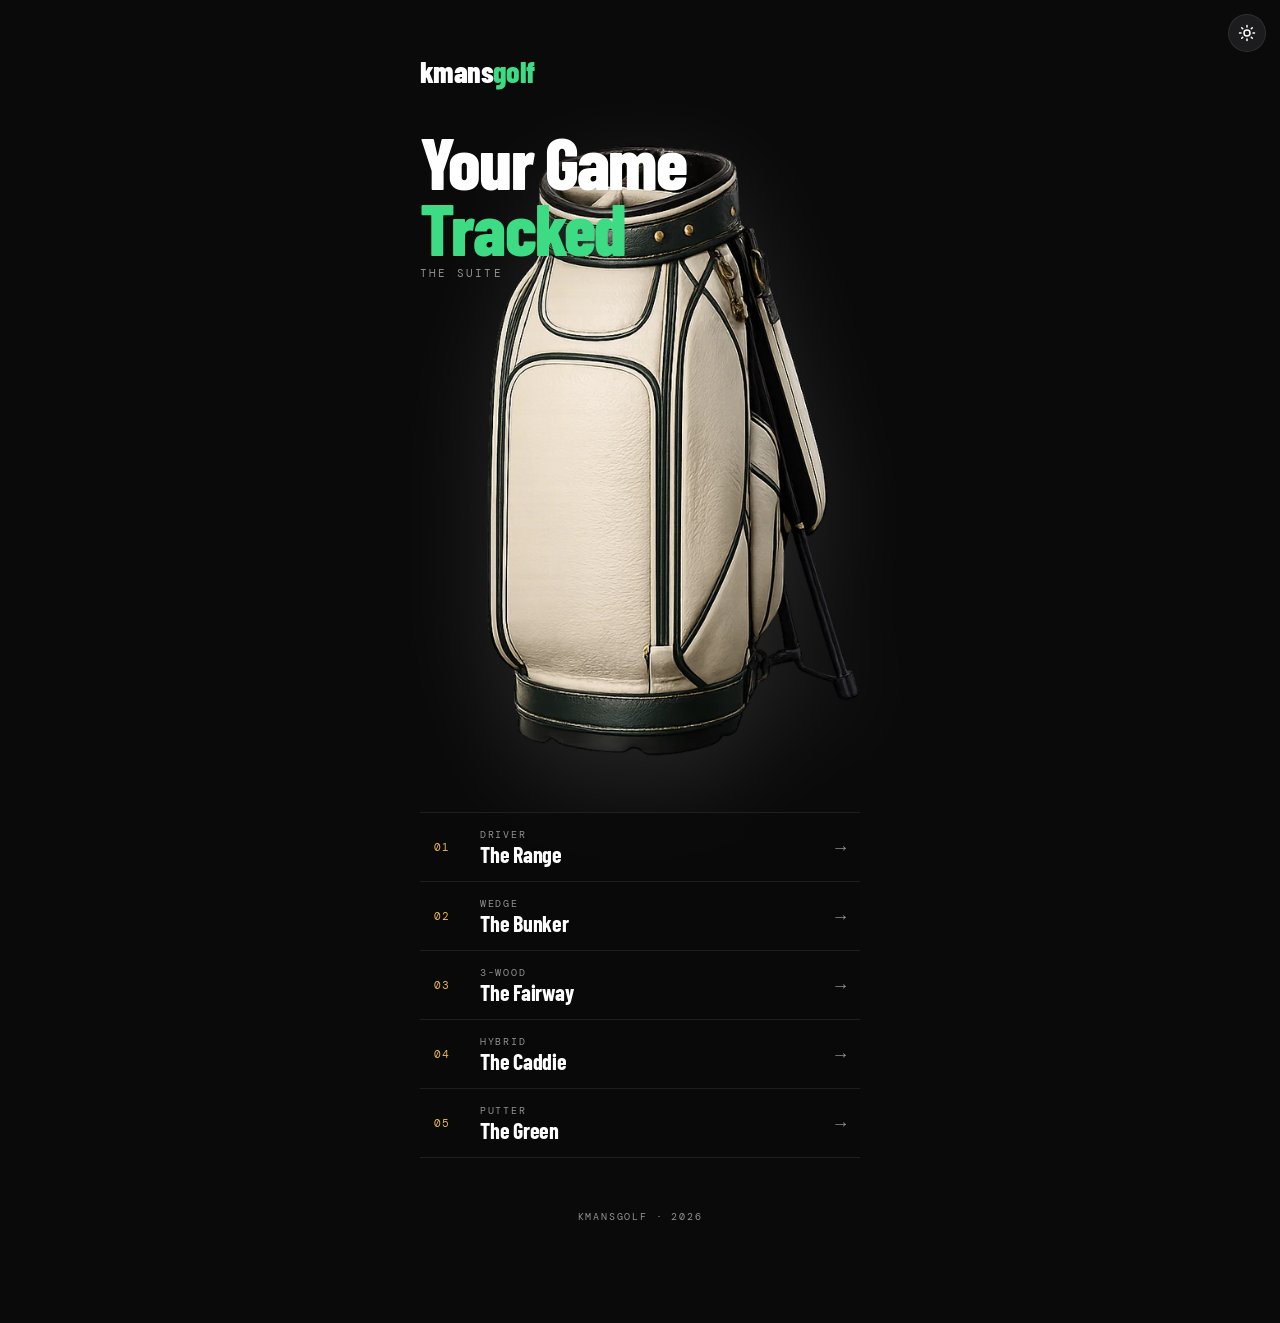
<file: index-bag.html>
<!DOCTYPE html>
<html lang="en" data-theme="dark">
<head>
<meta charset="UTF-8">
<meta name="viewport" content="width=device-width, initial-scale=1.0, maximum-scale=5.0">
<title>kmansgolf · the suite</title>
<meta name="description" content="kmansgolf — practice, play, and improvement tracking.">
<link rel="icon" href="kmansgolf-icon.svg" type="image/svg+xml">

<!-- Preload bag images for instant theme swap -->
<link rel="preload" as="image" href="assets/bag-dark.webp">
<link rel="preload" as="image" href="assets/bag-light.webp">

<link href="https://fonts.googleapis.com/css2?family=Barlow+Condensed:wght@500;600;700;800&family=Barlow:wght@400;500;600&family=DM+Mono:wght@400;500;600&display=swap" rel="stylesheet">

<style>
  :root {
    --gold:       #e8b84b;
    --green:      #3ddc84;
    --green-d:    #1a8a4a;
    --cream:      #f5f0e8;
  }
  [data-theme="dark"] {
    --bg:           #0a0a0b;
    --surface:      #1c1c1e;
    --raised:       #2c2c2e;
    --text:         #ffffff;
    --muted:        rgba(255,255,255,0.55);
    --border:       rgba(255,255,255,0.09);
    --green-active: var(--green);
    --bag-img:      url('assets/bag-dark.webp');
    --bag-shadow:   drop-shadow(0 30px 50px rgba(245,240,232,0.12));
  }
  [data-theme="light"] {
    --bg:           #faf8f4;
    --surface:      #ffffff;
    --raised:       #f0ece4;
    --text:         #1a1a1e;
    --muted:        rgba(0,0,0,0.55);
    --border:       rgba(0,0,0,0.10);
    --green-active: var(--green-d);
    --bag-img:      url('assets/bag-light.webp');
    --bag-shadow:   drop-shadow(0 28px 44px rgba(26,138,74,0.18));
  }

  * { box-sizing: border-box; }
  html, body {
    margin: 0; padding: 0;
    background: var(--bg);
    color: var(--text);
    font-family: 'Barlow', sans-serif;
    -webkit-font-smoothing: antialiased;
    transition: background 280ms ease, color 280ms ease;
    overflow-x: hidden;
  }

  /* ─── Theme toggle (top-right corner) ───────────────────────────── */
  .theme-toggle {
    position: fixed;
    top: max(14px, env(safe-area-inset-top));
    right: 14px;
    z-index: 100;
    width: 38px; height: 38px;
    background: var(--surface);
    border: 1px solid var(--border);
    border-radius: 50%;
    cursor: pointer;
    display: flex; align-items: center; justify-content: center;
    transition: all 200ms ease;
    color: var(--text);
    backdrop-filter: blur(12px);
    -webkit-backdrop-filter: blur(12px);
  }
  .theme-toggle:hover {
    border-color: var(--gold);
    transform: scale(1.05);
  }
  .theme-toggle svg { width: 18px; height: 18px; }
  [data-theme="dark"] .theme-toggle .icon-sun  { display: block; }
  [data-theme="dark"] .theme-toggle .icon-moon { display: none; }
  [data-theme="light"] .theme-toggle .icon-sun  { display: none; }
  [data-theme="light"] .theme-toggle .icon-moon { display: block; }

  /* ─── Fixed-position bag (parallax effect as content scrolls) ───── */
  .bag-fixed {
    position: fixed;
    top: 50%; left: 50%;
    transform: translate(-50%, -50%);
    width: 82vw; max-width: 460px;
    aspect-ratio: 560 / 800;
    background-image: var(--bag-img);
    background-position: center;
    background-repeat: no-repeat;
    background-size: contain;
    filter: var(--bag-shadow);
    z-index: 1;
    pointer-events: none;
    transition: filter 280ms ease;
  }

  /* ─── Foreground content scrolls over the fixed bag ─────────────── */
  .scroll-content {
    position: relative;
    z-index: 2;
    max-width: 480px;
    margin: 0 auto;
    padding: 56px 20px 80px;
    min-height: 100vh;
  }

  /* ─── Wordmark ──────────────────────────────────────────────────── */
  .wordmark {
    display: inline-flex;
    align-items: center;
    font-family: 'Barlow Condensed', sans-serif;
    font-weight: 800;
    font-size: 30px;
    letter-spacing: -0.02em;
    line-height: 1;
    margin-bottom: 18px;
  }
  .wordmark .l-k { color: var(--text); }
  .wordmark .l-g { color: var(--green-active); }

  /* ─── Tagline ───────────────────────────────────────────────────── */
  .tagline {
    font-family: 'Barlow Condensed', sans-serif;
    font-weight: 800;
    font-size: clamp(56px, 14vw, 72px);
    line-height: 0.92;
    letter-spacing: -0.025em;
    margin: 24px 0 6px;
  }
  .tagline .green-word {
    color: var(--green-active);
    display: block;
  }
  .sub {
    font-family: 'DM Mono', monospace;
    font-size: 11px;
    letter-spacing: 0.2em;
    color: var(--muted);
    text-transform: uppercase;
    margin-bottom: 28px;
  }

  /* Spacer keeps bag visible between tagline and nav */
  .bag-space {
    height: 56vh;
    pointer-events: none;
  }

  /* ─── Nav list ──────────────────────────────────────────────────── */
  .nav-list {
    display: flex; flex-direction: column;
    background: color-mix(in srgb, var(--bg) 72%, transparent);
    backdrop-filter: blur(10px);
    -webkit-backdrop-filter: blur(10px);
    border-top: 1px solid var(--border);
    border-bottom: 1px solid var(--border);
  }
  .nav-row {
    display: grid;
    grid-template-columns: 32px 1fr auto;
    align-items: center;
    gap: 14px;
    padding: 16px 14px;
    border-bottom: 1px solid var(--border);
    cursor: pointer;
    text-decoration: none;
    color: var(--text);
    transition: padding 180ms ease, background 180ms ease;
  }
  .nav-row:last-child { border-bottom: none; }
  .nav-row:hover, .nav-row:focus-visible {
    padding-left: 22px;
    background: color-mix(in srgb, var(--gold) 6%, transparent);
    outline: none;
  }
  .nav-row:hover .nav-arrow,
  .nav-row:focus-visible .nav-arrow {
    color: var(--gold);
    transform: translateX(4px);
  }
  .nav-num {
    font-family: 'DM Mono', monospace;
    font-size: 11px;
    letter-spacing: 0.1em;
    color: var(--gold);
  }
  .nav-club {
    font-family: 'DM Mono', monospace;
    font-size: 9.5px;
    letter-spacing: 0.18em;
    color: var(--muted);
    text-transform: uppercase;
    margin-bottom: 2px;
  }
  .nav-name {
    font-family: 'Barlow Condensed', sans-serif;
    font-weight: 700;
    font-size: 22px;
    letter-spacing: -0.01em;
    line-height: 1;
  }
  .nav-arrow {
    font-family: 'DM Mono', monospace;
    font-size: 18px;
    color: var(--muted);
    transition: all 200ms ease;
  }

  /* ─── Footer ────────────────────────────────────────────────────── */
  .footer {
    text-align: center;
    margin-top: 32px;
    padding: 20px 16px;
    font-family: 'DM Mono', monospace;
    font-size: 10px;
    color: var(--muted);
    letter-spacing: 0.18em;
    text-transform: uppercase;
  }

  /* Reduced motion — disable transitions for users who prefer it */
  @media (prefers-reduced-motion: reduce) {
    *, *::before, *::after {
      animation-duration: 0.01ms !important;
      transition-duration: 0.01ms !important;
    }
  }
</style>
</head>
<body>

<button class="theme-toggle" id="theme-btn" aria-label="Toggle theme">
  <svg class="icon-sun" viewBox="0 0 24 24" fill="none" stroke="currentColor" stroke-width="2" stroke-linecap="round" stroke-linejoin="round">
    <circle cx="12" cy="12" r="4"></circle>
    <path d="M12 2v2M12 20v2M4.93 4.93l1.41 1.41M17.66 17.66l1.41 1.41M2 12h2M20 12h2M4.93 19.07l1.41-1.41M17.66 6.34l1.41-1.41"></path>
  </svg>
  <svg class="icon-moon" viewBox="0 0 24 24" fill="none" stroke="currentColor" stroke-width="2" stroke-linecap="round" stroke-linejoin="round">
    <path d="M21 12.79A9 9 0 1 1 11.21 3 7 7 0 0 0 21 12.79z"></path>
  </svg>
</button>

<div class="bag-fixed" aria-hidden="true"></div>

<main class="scroll-content">
  <div class="wordmark">
    <span class="l-k">kmans</span><span class="l-g">golf</span>
  </div>
  <h1 class="tagline">Your Game<span class="green-word">Tracked</span></h1>
  <div class="sub">the suite</div>

  <div class="bag-space" aria-hidden="true"></div>

  <nav class="nav-list" aria-label="Apps">
    <a class="nav-row" href="range/">
      <div class="nav-num">01</div>
      <div>
        <div class="nav-club">DRIVER</div>
        <div class="nav-name">The Range</div>
      </div>
      <div class="nav-arrow">→</div>
    </a>
    <a class="nav-row" href="bunker/">
      <div class="nav-num">02</div>
      <div>
        <div class="nav-club">WEDGE</div>
        <div class="nav-name">The Bunker</div>
      </div>
      <div class="nav-arrow">→</div>
    </a>
    <a class="nav-row" href="fairway/">
      <div class="nav-num">03</div>
      <div>
        <div class="nav-club">3-WOOD</div>
        <div class="nav-name">The Fairway</div>
      </div>
      <div class="nav-arrow">→</div>
    </a>
    <a class="nav-row" href="caddie/">
      <div class="nav-num">04</div>
      <div>
        <div class="nav-club">HYBRID</div>
        <div class="nav-name">The Caddie</div>
      </div>
      <div class="nav-arrow">→</div>
    </a>
    <a class="nav-row" href="green/">
      <div class="nav-num">05</div>
      <div>
        <div class="nav-club">PUTTER</div>
        <div class="nav-name">The Green</div>
      </div>
      <div class="nav-arrow">→</div>
    </a>
  </nav>

  <div class="footer">kmansgolf · 2026</div>
</main>

<script>
  // ─── Theme handling — syncs with the rest of the suite via 'range_theme' key ──
  (function() {
    const KEY = 'range_theme';
    const html = document.documentElement;
    const stored = localStorage.getItem(KEY);
    const theme = stored === 'light' ? 'light' : 'dark';
    html.setAttribute('data-theme', theme);

    document.getElementById('theme-btn').addEventListener('click', () => {
      const cur = html.getAttribute('data-theme');
      const next = cur === 'dark' ? 'light' : 'dark';
      html.setAttribute('data-theme', next);
      localStorage.setItem(KEY, next);
    });
  })();
</script>
</body>
</html>
</file>
<file: bunker/bunker-style.css>
/* © 2026 Kevin Mansfield. All rights reserved. */
:root {
  --navy:        #000000;
  --navy-mid:    #1c1c1e;
  --navy-light:  #3a3a3c;
  --gold:        #e8b84b;
  --gold-dim:    rgba(232,184,75,0.15);
  --gold-border: rgba(232,184,75,0.4);
  --blue-soft:   #ffffff;
  --green:       #2ecc71;
  --green-bg:    rgba(46,204,113,0.15);
  --red:         #e74c3c;
  --red-bg:      rgba(231,76,60,0.15);
  --amber:       #f39c12;
  --amber-bg:    rgba(243,156,18,0.15);
  --slate:       #ffffff;
  --muted:       #ffffff;
  --border:      rgba(255,255,255,0.1);
  --surface:     rgba(255,255,255,0.04);
  --white:       #152e50;
  --text:        #ffffff;

  --green-accent: #3ddc84;
  --font-display:'Barlow Condensed', sans-serif;
  --font-body:   'Barlow', sans-serif;
  --font-mono:   'DM Mono', monospace;
  --r:    6px; --r-md: 10px; --r-lg: 14px;
  --shadow-sm:   0 2px 8px rgba(0,0,0,0.3);
  --shadow-md:   0 4px 16px rgba(0,0,0,0.4);
  --shadow-gold: 0 2px 8px rgba(232,184,75,0.2);
}

/* ── White text exceptions ── */
input::placeholder              { color: rgba(255,255,255,0.35) !important; }
.score-rel.even                 { color: rgba(255,255,255,0.45) !important; }
.status-amount.zero             { color: rgba(255,255,255,0.4)  !important; }

*{box-sizing:border-box;margin:0;padding:0;-webkit-tap-highlight-color:transparent;}
html,body{height:100%;}
body{font-family:var(--font-body);background:var(--navy);color:var(--text);min-height:100vh;}
input,select,button{font-family:var(--font-body);}
input[type=number]::-webkit-inner-spin-button,input[type=number]::-webkit-outer-spin-button{-webkit-appearance:none;}
input[type=number]{-moz-appearance:textfield;}

.view{display:none;min-height:100vh;}
.view.active{display:flex;flex-direction:column;}

#setup{padding:0 0 60px;max-width:520px;margin:0 auto;width:100%;}
.logo{background:linear-gradient(160deg,var(--navy) 0%,var(--navy-mid) 100%);padding:22px 20px 18px;text-align:center;}
.logo .flag{font-size:2.4rem;margin-bottom:6px;display:block;}
.logo h1{font-family:var(--font-display);font-size:2.8rem;font-weight:800;letter-spacing:6px;color:var(--gold);line-height:1;}
.logo p{font-family:var(--font-display);color:var(--blue-soft);font-size:0.65rem;letter-spacing:4px;text-transform:uppercase;margin-top:4px;font-weight:600;}
.setup-section{padding:18px 16px 0;}
.section-title{font-family:var(--font-display);font-size:11px;font-weight:700;letter-spacing:2.5px;text-transform:uppercase;color:var(--muted);padding:14px 0 8px;margin-bottom:4px;}

.player-grid{display:grid;grid-template-columns:1fr 1fr;gap:8px;}
.player-input-wrap{position:relative;}
.player-num{position:absolute;left:11px;top:50%;transform:translateY(-50%);font-family:var(--font-display);font-size:0.65rem;color:var(--muted);font-weight:700;}
input[type="text"],input[type="number"]{width:100%;background:var(--navy-mid);border:1.5px solid var(--border);color:var(--text);border-radius:var(--r);font-family:var(--font-body);font-size:0.95rem;outline:none;transition:border-color .15s,box-shadow .15s;}
input[type="text"]{padding:10px 10px 10px 30px;}
input[type="number"]{padding:9px 10px;}
input:focus{border-color:var(--gold);box-shadow:0 0 0 3px rgba(232,184,75,0.15);}
input::placeholder{color:rgba(255,255,255,0.35);}

.games-grid{display:grid;gap:8px;}
.game-toggle{background:var(--navy-mid);border:1.5px solid var(--border);border-radius:var(--r-md);padding:13px 14px;cursor:pointer;transition:all .15s;user-select:none;display:flex;align-items:flex-start;gap:12px;box-shadow:var(--shadow-sm);}
.game-toggle.selected{border-color:var(--amber);box-shadow:var(--shadow-gold);}
.game-toggle .gt-icon{font-size:1.4rem;flex-shrink:0;margin-top:1px;}
.game-toggle .gt-info h3{font-size:0.92rem;font-weight:700;color:var(--text);}
.game-toggle .gt-info p{font-size:0.76rem;color:var(--muted);margin-top:2px;line-height:1.4;}
.game-toggle .gt-check{margin-left:auto;width:20px;height:20px;border-radius:50%;border:2px solid var(--border);flex-shrink:0;display:flex;align-items:center;justify-content:center;transition:all .15s;margin-top:2px;}
.game-toggle.selected .gt-check{background:var(--amber);border-color:var(--amber);color:var(--white);font-size:11px;}
.game-config{display:none;padding:10px 0 0 46px;}
.game-toggle.selected .game-config{display:block;}
.bet-row{display:flex;align-items:center;gap:8px;flex-wrap:wrap;}
.bet-row label{font-size:0.78rem;color:var(--slate);white-space:nowrap;}
.bet-row input{width:76px;}
.bet-row .dollar{color:var(--amber);font-size:0.88rem;font-weight:600;}

.start-btn{width:100%;padding:15px;background:var(--green-accent);color:#000;font-family:var(--font-display);font-size:1.2rem;font-weight:700;border:none;border-radius:var(--r-md);cursor:pointer;letter-spacing:3px;transition:opacity .15s;margin-top:8px;}
.start-btn:hover{opacity:.9;}
.start-btn:disabled{opacity:.4;cursor:not-allowed;}

.course-search-wrap{position:relative;margin-bottom:8px;}
.course-search-wrap input{padding-left:34px !important;}
.course-search-icon{position:absolute;left:10px;top:50%;transform:translateY(-50%);font-size:0.9rem;pointer-events:none;}
.course-list{display:grid;gap:6px;max-height:260px;overflow-y:auto;padding-right:2px;}
.course-list::-webkit-scrollbar{width:4px;}
.course-list::-webkit-scrollbar-thumb{background:var(--border);border-radius:2px;}
.course-item{background:var(--navy-mid);border:1.5px solid var(--border);border-radius:var(--r);padding:10px 12px;cursor:pointer;transition:all .12s;display:flex;align-items:center;gap:10px;box-shadow:var(--shadow-sm);}
.course-item:hover{border-color:var(--gold);}
.course-item.selected{border-color:var(--amber);box-shadow:var(--shadow-gold);}
.course-emoji{font-size:1.1rem;flex-shrink:0;}
.course-info{flex:1;min-width:0;}
.course-name{font-size:0.88rem;font-weight:700;white-space:nowrap;overflow:hidden;text-overflow:ellipsis;color:var(--text);}
.course-loc{font-size:0.7rem;color:var(--muted);margin-top:1px;}
.course-check{color:var(--amber);font-size:1rem;flex-shrink:0;opacity:0;transition:opacity .12s;}
.course-item.selected .course-check{opacity:1;}
.tee-picker-wrap{margin-top:8px;}
.tee-label{font-family:var(--font-display);font-size:0.6rem;color:var(--slate);margin-bottom:6px;letter-spacing:2px;text-transform:uppercase;font-weight:700;}
.tee-options{display:flex;flex-wrap:wrap;gap:6px;}
.tee-btn{padding:5px 13px;border-radius:20px;font-size:0.8rem;cursor:pointer;font-family:var(--font-body);border:1.5px solid var(--border);background:var(--white);color:var(--slate);transition:all .12s;font-weight:500;}
.tee-btn.active{font-weight:700;color:var(--white);border-color:transparent;}
.course-skip{font-size:0.73rem;color:var(--muted);text-align:center;margin-top:8px;cursor:pointer;text-decoration:underline;}
.course-skip:hover{color:var(--slate);}

/* ── PLAYER DROPDOWNS ── */
.player-slot-wrap{position:relative;}
.player-slot-label{font-family:var(--font-display);font-size:0.58rem;letter-spacing:1.5px;color:var(--muted);font-weight:700;text-transform:uppercase;margin-bottom:4px;}
.player-select-row{display:flex;gap:6px;align-items:center;}
.player-select{flex:1;width:100%;background:var(--navy-mid);border:1.5px solid var(--border);color:var(--text);border-radius:var(--r);font-family:var(--font-body);font-size:0.9rem;outline:none;padding:9px 10px;transition:border-color .15s;appearance:none;-webkit-appearance:none;background-image:url("data:image/svg+xml,%3Csvg xmlns='http://www.w3.org/2000/svg' width='12' height='8' viewBox='0 0 12 8'%3E%3Cpath d='M1 1l5 5 5-5' stroke='%2394a3b8' stroke-width='1.5' fill='none' stroke-linecap='round'/%3E%3C/svg%3E");background-repeat:no-repeat;background-position:right 10px center;padding-right:28px;}
.player-select:focus{border-color:var(--navy-light);box-shadow:0 0 0 3px rgba(30,58,95,0.1);}
.player-custom-input{display:none;width:100%;background:var(--navy-mid);border:1.5px solid var(--amber);color:var(--text);border-radius:var(--r);font-family:var(--font-body);font-size:0.9rem;outline:none;padding:9px 10px;margin-top:5px;}
.player-custom-input:focus{box-shadow:0 0 0 3px rgba(217,119,6,0.12);}
.player-color-dot{width:10px;height:10px;border-radius:50%;flex-shrink:0;}

/* ── HISTORY TAB ── */
.history-leaderboard{background:var(--navy-mid);border-radius:var(--r-md);padding:14px;margin-bottom:16px;}
.history-leaderboard-title{font-family:var(--font-display);font-size:0.58rem;letter-spacing:2.5px;color:var(--blue-soft);font-weight:700;text-transform:uppercase;margin-bottom:12px;}
.leaderboard-row{display:flex;align-items:center;gap:10px;padding:8px 0;border-bottom:1px solid rgba(255,255,255,0.06);}
.leaderboard-row:last-child{border-bottom:none;}
.lb-rank{font-family:var(--font-display);font-size:1.3rem;font-weight:800;width:32px;color:var(--gold);}
.lb-name{flex:1;font-size:0.95rem;font-weight:600;color:#e2e8f0;}
.lb-stat{text-align:right;}
.lb-money{font-family:var(--font-display);font-size:1.1rem;font-weight:800;}
.lb-strokes{font-size:0.7rem;color:var(--muted);margin-top:1px;}
.lb-money.pos{color:#86efac;}.lb-money.neg{color:#fca5a5;}.lb-money.zero{color:var(--blue-soft);}
.lb-rounds{font-size:0.65rem;color:var(--muted);font-style:italic;margin-top:1px;}

.history-section-label{font-family:var(--font-display);font-size:0.6rem;letter-spacing:2.5px;color:var(--blue-soft);font-weight:700;text-transform:uppercase;border-bottom:2px solid rgba(255,255,255,0.1);padding-bottom:6px;margin-bottom:10px;}
.round-card{background:var(--navy-mid);border:1px solid var(--border);border-radius:var(--r-md);margin-bottom:10px;box-shadow:var(--shadow-sm);overflow:hidden;}
.round-card-header{display:flex;align-items:center;justify-content:space-between;padding:11px 14px;cursor:pointer;user-select:none;}
.round-card-header:active{background:rgba(255,255,255,0.05);}
.round-course{font-size:0.92rem;font-weight:700;color:var(--text);}
.round-meta{font-size:0.72rem;color:var(--muted);margin-top:2px;}
.round-chevron{color:var(--muted);font-size:0.7rem;transition:transform .2s;flex-shrink:0;}
.round-card.open .round-chevron{transform:rotate(180deg);}
.round-card-body{display:none;border-top:1px solid rgba(255,255,255,0.08);}
.round-card.open .round-card-body{display:block;}
.round-money-row{display:flex;align-items:center;justify-content:space-between;padding:7px 14px;border-bottom:1px solid rgba(255,255,255,0.06);}
.round-money-row:last-child{border-bottom:none;}
.round-player-name{font-size:0.88rem;font-weight:600;display:flex;align-items:center;gap:7px;color:var(--text);}
.round-player-money{font-family:var(--font-display);font-size:1rem;font-weight:800;}
.round-player-score{font-size:0.72rem;color:var(--muted);}
.round-game-chips{display:flex;flex-wrap:wrap;gap:6px;padding:10px 14px;border-top:1px solid var(--border);}
.round-game-chip{font-family:var(--font-display);font-size:0.6rem;font-weight:700;letter-spacing:.5px;padding:3px 8px;border-radius:4px;background:rgba(255,255,255,0.06);color:var(--blue-soft);border:1px solid rgba(255,255,255,0.1);}
.round-sc-wrap{overflow-x:auto;padding:10px 14px;border-top:1px solid var(--border);}
.round-sc-wrap table{font-size:0.75rem;min-width:420px;}
.round-sc-wrap thead th{font-size:0.55rem;padding:5px 4px;background:var(--navy);}
.round-sc-wrap tbody td{padding:5px 4px;}
.round-sc-wrap tfoot td{padding:5px 4px;font-size:0.75rem;background:var(--navy);}
.history-empty{text-align:center;padding:40px 20px;color:var(--muted);}
.history-empty-icon{font-size:2.5rem;margin-bottom:8px;}
.clear-history-btn{display:block;width:100%;padding:10px;background:rgba(231,76,60,0.15);color:var(--red);border:none;border-radius:var(--r-md);font-family:var(--font-display);font-size:0.85rem;font-weight:700;letter-spacing:1px;cursor:pointer;margin-top:10px;}
#play.active{display:flex;}
/* ── SHARED HEADER ── */
#app-header{background:var(--navy);width:100%;box-sizing:border-box;position:sticky;top:0;z-index:100;}
.header-top{display:flex;align-items:center;justify-content:space-between;padding:10px 14px 8px;border-bottom:1px solid rgba(255,255,255,0.08);}
.header-logo{font-family:var(--font-display);font-size:1.25rem;font-weight:800;letter-spacing:3px;color:var(--gold);line-height:1;white-space:nowrap;}
.header-sub{font-size:0.68rem;color:var(--blue-soft);font-family:var(--font-display);letter-spacing:1px;margin-top:2px;}
/* File-folder tabs */
.tab-bar{display:flex;align-items:flex-end;padding:0 10px;gap:3px;background:var(--navy);border-bottom:2px solid var(--green-accent);}
.tab-btn{flex:1;padding:7px 4px 6px;font-family:var(--font-display);font-size:0.72rem;font-weight:700;letter-spacing:0.8px;text-transform:uppercase;text-align:center;color:rgba(147,197,253,0.7);background:rgba(255,255,255,0.05);border:1px solid rgba(255,255,255,0.1);border-bottom:none;border-radius:5px 5px 0 0;cursor:pointer;transition:all .15s;white-space:nowrap;position:relative;bottom:-3px;}
.tab-btn:hover{color:var(--gold);background:rgba(255,255,255,0.1);}
.tab-btn.active{background:var(--green-accent);color:#000;border-color:var(--green-accent);font-weight:800;bottom:0;padding-bottom:9px;}
.tab-btn.disabled{opacity:0.35;cursor:default;pointer-events:none;}
/* views no longer have their own headers */

.play-content{flex:1;overflow-y:auto;padding:14px;max-width:520px;width:100%;margin:0 auto;}

.hole-nav{display:flex;align-items:center;justify-content:space-between;background:var(--navy-mid);border:1px solid var(--border);border-radius:var(--r-md);padding:10px 8px;margin-bottom:12px;box-shadow:var(--shadow-sm);}
.hole-nav-center{text-align:center;flex:1;}
.hole-nav-center .hole-num{font-family:var(--font-display);font-size:1.6rem;font-weight:800;color:var(--gold);letter-spacing:1px;line-height:1;}
.hole-nav-center .hole-par{font-family:var(--font-display);font-size:0.68rem;color:var(--muted);letter-spacing:2px;text-transform:uppercase;}
.nav-btn{background:var(--navy-light);color:#f5f5f7;border:none;border-radius:var(--r);font-size:1.3rem;width:48px;height:48px;cursor:pointer;display:flex;align-items:center;justify-content:center;transition:opacity .15s;flex-shrink:0;}
.nav-btn:hover:not(:disabled){opacity:.85;}
.nav-btn:disabled{opacity:.3;cursor:default;}

.par-selector{display:flex;gap:6px;justify-content:center;margin-bottom:14px;}
.par-btn{background:var(--navy-mid);border:1.5px solid var(--border);color:var(--blue-soft);padding:6px 18px;border-radius:20px;font-size:0.85rem;cursor:pointer;font-family:var(--font-body);transition:all .12s;font-weight:500;}
.par-btn.active{background:var(--green-accent);color:#000;border-color:var(--green-accent);font-weight:700;}

.score-card{background:var(--navy-mid);border:1px solid var(--border);border-radius:var(--r-md);overflow:hidden;margin-bottom:14px;box-shadow:var(--shadow-sm);}
.score-header{display:grid;grid-template-columns:1fr auto auto;padding:8px 14px;background:var(--navy);font-family:var(--font-display);font-size:0.6rem;letter-spacing:2px;text-transform:uppercase;color:var(--blue-soft);}
.score-row{display:grid;grid-template-columns:1fr auto auto;padding:10px 14px;align-items:center;border-top:1px solid rgba(255,255,255,0.06);}
.score-row:first-child{border-top:none;}
.player-name-cell{font-size:0.92rem;font-weight:600;display:flex;align-items:center;gap:8px;color:var(--text);}
.player-badge{width:8px;height:8px;border-radius:50%;flex-shrink:0;}
.score-stepper{display:flex;align-items:center;gap:6px;}
.stepper-btn{background:var(--navy);border:1.5px solid var(--border);color:var(--text);width:40px;height:40px;border-radius:var(--r);font-size:1.2rem;cursor:pointer;display:flex;align-items:center;justify-content:center;line-height:1;transition:all .1s;flex-shrink:0;font-weight:700;}
.stepper-btn:active{background:var(--navy-mid);color:var(--gold);border-color:var(--navy-mid);}
.score-val{min-width:38px;text-align:center;font-size:1.2rem;font-weight:700;color:var(--text);padding:0 2px;}
.score-rel{text-align:center;font-size:0.72rem;font-weight:700;min-width:50px;padding-left:8px;}
.score-rel.under{color:var(--green);}
.score-rel.over{color:var(--red);}
.score-rel.even{color:var(--muted);}
.score-rel.eagle{color:var(--amber);}
.score-rel.hole-in-one{color:var(--gold);}

.game-panel{background:var(--navy-mid);border:1px solid var(--border);border-radius:var(--r-md);overflow:hidden;margin-bottom:10px;box-shadow:var(--shadow-sm);}
.game-panel-header{display:flex;align-items:center;gap:10px;padding:10px 14px;background:var(--navy);border-bottom:1px solid rgba(255,255,255,0.08);cursor:pointer;user-select:none;}
.game-panel-header .gp-icon{font-size:1.1rem;}
.game-panel-header .gp-title{font-family:var(--font-display);font-size:0.8rem;font-weight:700;letter-spacing:2px;text-transform:uppercase;flex:1;color:var(--blue-soft);}
.game-panel-header .gp-summary{font-size:0.73rem;color:var(--muted);}
.game-panel-header .gp-chevron{color:var(--blue-soft);font-size:0.7rem;transition:transform .2s;}
.game-panel.open .gp-chevron{transform:rotate(180deg);}
.game-panel-body{display:none;padding:12px 14px;}
.game-panel.open .game-panel-body{display:block;}

.status-row{display:flex;align-items:center;justify-content:space-between;padding:7px 0;border-bottom:1px solid rgba(255,255,255,0.06);}
.status-row:last-child{border-bottom:none;}
.status-player{font-size:0.88rem;display:flex;align-items:center;gap:8px;color:var(--text);}
.status-amount{font-size:0.88rem;font-weight:700;}
.status-amount.pos{color:var(--green);}
.status-amount.neg{color:var(--red);}
.status-amount.zero{color:var(--muted);}
.status-tag{font-family:var(--font-display);font-size:0.62rem;padding:2px 7px;border-radius:10px;font-weight:700;letter-spacing:.5px;}
.tag-holds{background:rgba(240,192,64,0.15);color:var(--amber);}
.tag-wolf{background:rgba(22,101,52,0.1);color:var(--green);}
.tag-skin{background:var(--red-bg);color:var(--red);}
.payout-notice{background:rgba(243,156,18,0.1);border:1px solid rgba(243,156,18,0.3);border-radius:var(--r);padding:9px 13px;margin-top:10px;font-size:0.8rem;color:var(--amber);text-align:center;font-weight:600;}

.totals-bar{background:var(--navy-mid);border:none;border-radius:var(--r-md);padding:12px 14px;margin-bottom:12px;}
.totals-bar h4{font-family:var(--font-display);font-size:0.58rem;letter-spacing:2.5px;text-transform:uppercase;color:var(--blue-soft);margin-bottom:10px;font-weight:700;}
.totals-grid{display:grid;grid-template-columns:repeat(4,1fr);gap:6px;}
.total-cell{text-align:center;}
.total-cell .tc-name{font-family:var(--font-display);font-size:0.65rem;color:var(--blue-soft);margin-bottom:3px;white-space:nowrap;overflow:hidden;text-overflow:ellipsis;letter-spacing:.5px;font-weight:600;}
.total-cell .tc-amount{font-family:var(--font-display);font-size:1.4rem;font-weight:800;}
.tc-amount.pos{color:#86efac;}
.tc-amount.neg{color:#fca5a5;}
.tc-amount.zero{color:var(--blue-soft);}

#scorecard-view{display:none;flex-direction:column;}
#scorecard-view.active{display:flex;}

.sc-table-wrap{overflow-x:auto;padding:14px;}
table{width:100%;border-collapse:collapse;min-width:500px;}
thead th{background:var(--navy);padding:8px;font-family:var(--font-display);font-size:0.6rem;letter-spacing:1.5px;text-transform:uppercase;color:var(--gold);border:1px solid rgba(255,255,255,0.08);text-align:center;}
thead th:first-child{text-align:left;padding-left:12px;}
tbody td{padding:9px 8px;border:1px solid rgba(255,255,255,0.08);text-align:center;font-size:0.88rem;color:var(--text);}
tbody td:first-child{text-align:left;padding-left:12px;font-weight:600;}
tbody tr:nth-child(even){background:rgba(255,255,255,0.04);}
.cell-eagle{background:rgba(243,156,18,0.2);color:var(--amber);font-weight:700;}
.cell-birdie{background:rgba(46,204,113,0.2);color:var(--green);font-weight:700;}
.cell-par{color:var(--text);}
.cell-bogey{background:rgba(231,76,60,0.15);color:var(--red);}
.cell-double{background:rgba(231,76,60,0.25);color:#ff8080;font-weight:700;}
.cell-empty{color:var(--muted);}
tfoot td{background:var(--navy);color:var(--gold);font-family:var(--font-display);font-weight:700;font-size:0.88rem;padding:9px 8px;border:1px solid rgba(255,255,255,0.08);text-align:center;}
tfoot td:first-child{text-align:left;padding-left:12px;}

.wolf-ui{margin-top:8px;}
.wolf-label{font-family:var(--font-display);font-size:0.6rem;color:var(--slate);margin-bottom:6px;letter-spacing:2px;text-transform:uppercase;font-weight:700;}
.wolf-picker{display:flex;gap:6px;flex-wrap:wrap;}
.wolf-pick-btn{padding:6px 14px;border-radius:20px;font-size:0.82rem;cursor:pointer;font-family:var(--font-body);border:1.5px solid var(--border);background:var(--navy-mid);color:var(--blue-soft);transition:all .12s;font-weight:500;}
.wolf-pick-btn.picked{background:rgba(61,220,132,.15);border-color:#3ddc84;color:#3ddc84;font-weight:700;}
.wolf-pick-btn.lone{background:var(--red-bg);border-color:#f87171;color:var(--red);font-weight:700;}
.wolf-pick-btn.wolf-is{background:var(--amber-bg);border-color:var(--amber);color:var(--amber);font-weight:700;}

#results-view{display:none;flex-direction:column;align-items:center;justify-content:flex-start;padding:0 0 60px;}
#results-view.active{display:flex;}
.results-header{background:linear-gradient(160deg,var(--navy) 0%,var(--navy-mid) 100%);border-bottom:3px solid var(--gold);width:100%;padding:22px 20px 18px;text-align:center;margin-bottom:20px;}
#results-view h2{font-family:var(--font-display);font-size:2.2rem;font-weight:800;letter-spacing:4px;color:var(--gold);margin-bottom:4px;}
.results-sub{color:var(--blue-soft);font-family:var(--font-display);font-size:0.7rem;letter-spacing:3px;}
.results-body{width:100%;max-width:520px;padding:0 14px;margin:0 auto;}
.results-card{background:var(--navy-mid);border:1px solid var(--border);border-radius:var(--r-md);width:100%;overflow:hidden;margin-bottom:14px;box-shadow:var(--shadow-sm);}
.results-row{display:flex;align-items:center;justify-content:space-between;padding:13px 16px;border-bottom:1px solid rgba(255,255,255,0.06);}
.results-row:last-child{border-bottom:none;}
.results-row .rr-rank{font-family:var(--font-display);font-size:1.4rem;font-weight:800;width:28px;color:var(--amber);}
.results-row .rr-name{font-size:0.95rem;font-weight:600;flex:1;color:var(--text);}
.results-row .rr-score{font-size:0.82rem;color:var(--muted);margin-right:14px;}
.results-row .rr-money{font-family:var(--font-display);font-size:1.4rem;font-weight:800;}
.new-round-btn{background:var(--green-accent);color:#000;font-family:var(--font-display);font-size:1rem;font-weight:700;letter-spacing:2px;border:none;border-radius:var(--r-md);padding:14px 40px;cursor:pointer;margin-top:8px;}

.step-dot{width:28px;height:28px;border-radius:50%;display:flex;align-items:center;justify-content:center;font-family:var(--font-display);font-size:0.75rem;font-weight:800;border:2px solid rgba(255,255,255,0.15);color:rgba(255,255,255,0.5);background:#2c2c2e;transition:all .2s;flex-shrink:0;}
.step-indicator-bar{background:#1c1c1e;border-bottom:1px solid var(--border);}
.step-dot.active{background:var(--green-accent);border-color:var(--green-accent);color:#000;}
.step-dot.done{background:var(--green-bg);border-color:var(--green);color:var(--green);}
.step-line{flex:1;height:2px;background:var(--border);max-width:50px;transition:background .2s;}
.step-line.done{background:var(--green);}
.wizard-step{display:none;padding-bottom:10px;}
.wizard-step.active{display:block;}
@media print{
  #app-header{display:none!important;}
  body{background:white!important;}
  .print-card{box-shadow:none!important;border:1px solid #ccc!important;}
}

/* ── LIGHT THEME — dark chrome header + warm cream content ── */
body[data-theme="light"]{
  --navy:        #faf8f4;
  --navy-mid:    #ffffff;
  --navy-light:  #e8e5e0;
  --white:       #ffffff;
  --text:        #1a1a1a;
  --muted:       #6e6e73;
  --blue-soft:   #6e6e73;
  --slate:       #6e6e73;
  --border:      rgba(0,0,0,0.08);
  --surface:     rgba(0,0,0,0.03);
  --gold:        #c8960c;
  --green:       #27a85e;
  --green-accent:#27a85e;
  --green-bg:    #dcfce7;
  --red:         #c0392b;
  --red-bg:      #fee2e2;
  --amber:       #d68910;
  --amber-bg:    #fef3c7;
  background:    #faf8f4;
}
/* Cards are white via --navy-mid token — just add shadow and border */
body[data-theme="light"] .score-card,
body[data-theme="light"] .game-panel,
body[data-theme="light"] .round-card,
body[data-theme="light"] .results-card,
body[data-theme="light"] .hole-nav,
body[data-theme="light"] .course-item,
body[data-theme="light"] .game-toggle,
body[data-theme="light"] #course-select{border-color:rgba(0,0,0,0.10);box-shadow:0 2px 10px rgba(0,0,0,0.10);}
/* Dark surfaces that must stay dark in light mode */
body[data-theme="light"] .score-header,
body[data-theme="light"] .game-panel-header,
body[data-theme="light"] thead th{background:#1c1c1e;border-color:rgba(255,255,255,0.08);}
body[data-theme="light"] .totals-bar{background:#1c1c1e;}
body[data-theme="light"] .totals-bar h4,
body[data-theme="light"] .total-cell .tc-name,
body[data-theme="light"] .tc-amount.zero{color:rgba(255,255,255,0.6);}
/* Step indicator bar — stays dark in both modes */
body[data-theme="light"] .step-indicator-bar{background:#1c1c1e;border-bottom-color:rgba(255,255,255,0.08);}
body[data-theme="light"] input[type="text"],
body[data-theme="light"] input[type="number"],
body[data-theme="light"] .player-select,
body[data-theme="light"] .player-custom-input{background:#f5f3ef;border-color:rgba(0,0,0,0.15);color:#1a1a1a;}
body[data-theme="light"] input::placeholder{color:rgba(0,0,0,0.3) !important;}
body[data-theme="light"] input:focus{border-color:var(--green-accent);box-shadow:0 0 0 3px rgba(39,168,94,0.12);}
body[data-theme="light"] .par-btn,
body[data-theme="light"] .wolf-pick-btn{background:#f5f3ef;color:#475569;border-color:rgba(0,0,0,0.12);}
body[data-theme="light"] .step-dot{background:#3a3a3c;color:rgba(255,255,255,0.5);border-color:rgba(255,255,255,0.15);}
body[data-theme="light"] .wolf-pick-btn.picked{background:#22c55e;border-color:#16a34a;color:#ffffff;font-weight:700;box-shadow:0 2px 8px rgba(34,197,94,0.3);}
body[data-theme="light"] .wolf-pick-btn.wolf-is{background:#fbbf24;border-color:#f59e0b;color:#1a1a1a;font-weight:700;}
body[data-theme="light"] .stepper-btn{background:#f0ede8;color:#1a1a1a;border-color:rgba(0,0,0,0.12);}
body[data-theme="light"] .score-row,
body[data-theme="light"] .status-row,
body[data-theme="light"] .round-money-row,
body[data-theme="light"] .results-row{border-bottom-color:rgba(0,0,0,0.07);}
body[data-theme="light"] tbody td{border-color:rgba(0,0,0,0.07);}
body[data-theme="light"] tbody tr:nth-child(even){background:rgba(0,0,0,0.02);}
body[data-theme="light"] .round-card-body{border-top-color:rgba(0,0,0,0.07);}
body[data-theme="light"] .round-game-chip{background:#f0ede8;color:#6e6e73;border-color:rgba(0,0,0,0.1);}
body[data-theme="light"] .section-title,
body[data-theme="light"] .history-section-label{color:#6e6e73;}
body[data-theme="light"] .cell-eagle{background:#fef3c7;color:#b45309;}
body[data-theme="light"] .cell-birdie{background:#dcfce7;color:#166534;}
body[data-theme="light"] .cell-bogey{background:#fee2e2;color:#c0392b;}
body[data-theme="light"] .cell-double{background:#fee2e2;color:#991b1b;}
body[data-theme="light"] .payout-notice{background:#fef3c7;border-color:rgba(217,119,6,0.3);}
body[data-theme="light"] .clear-history-btn{background:#fee2e2;color:#c0392b;}
body[data-theme="light"] .course-item:hover{border-color:var(--green-accent);}
body[data-theme="light"] .hole-nav-center .hole-num{color:#1a1a1a;}
body[data-theme="light"] #app-header{background:#000000;}

/* ── LIGHT MODE: text and semantic color fixes ────────────────────────────── */

/* All text that should be dark on light bg */
body[data-theme="light"] .fw-player-name,
body[data-theme="light"] .player-name-cell,
body[data-theme="light"] .score-val,
body[data-theme="light"] .round-player-name,
body[data-theme="light"] .status-player,
body[data-theme="light"] .round-course,
body[data-theme="light"] .round-player-name { color: #1a1a1a; }

/* Game panel body: explicitly white */
body[data-theme="light"] .game-panel-body { background: #ffffff; }
body[data-theme="light"] .game-panel.open .game-panel-body { background: #ffffff; }

/* Status row amounts — keep semantic colors, readable on white */
body[data-theme="light"] .status-amount.pos { color: #166534; }
body[data-theme="light"] .status-amount.neg { color: #c0392b; }
body[data-theme="light"] .status-amount.zero { color: #6e6e73; }

/* Score relative to par chips */
body[data-theme="light"] .score-rel.under { color: #166534; }
body[data-theme="light"] .score-rel.over  { color: #c0392b; }
body[data-theme="light"] .score-rel.even  { color: #6e6e73; }
body[data-theme="light"] .score-rel.eagle { color: #d68910; }

/* Scorecard table body text */
body[data-theme="light"] tbody td { color: #1a1a1a; }
body[data-theme="light"] tbody td:first-child { color: #1a1a1a; }

/* Hole nav */
body[data-theme="light"] .hole-nav-center .hole-par { color: #6e6e73; }

/* Wolf picker label */
body[data-theme="light"] .wolf-label { color: #6e6e73; }

/* Par selector */
body[data-theme="light"] .par-btn { color: #6e6e73; }
body[data-theme="light"] .par-btn.active { background: var(--green-accent); color: #000; border-color: var(--green-accent); }

/* Round game chips */
body[data-theme="light"] .round-money-row .round-player-score { color: #6e6e73; }

/* Course list items text */
body[data-theme="light"] .course-name { color: #1a1a1a; }
body[data-theme="light"] .course-loc  { color: #6e6e73; }

/* Dropdown item text — ensure readable */
body[data-theme="light"] .gt-info h3 { color: #1a1a1a; }
body[data-theme="light"] .gt-info p  { color: #6e6e73; }
body[data-theme="light"] .bet-row label { color: #6e6e73; }

/* Step line in wizard */
body[data-theme="light"] .step-line { background: rgba(0,0,0,0.12); }
body[data-theme="light"] .step-line.done { background: var(--green-accent); }

/* Player slot label */
body[data-theme="light"] .player-slot-label { color: #6e6e73; }

/* Totals bar stays dark — already dark via var(--navy-mid) = #1c1c1e, fine */

/* New round button on results */
body[data-theme="light"] .new-round-btn { background: var(--green-accent); color: #000; }

/* Results card text */
body[data-theme="light"] .results-row .rr-rank { color: var(--amber); }
body[data-theme="light"] .results-row .rr-name { color: #1a1a1a; }
body[data-theme="light"] .results-row .rr-score { color: #6e6e73; }

/* Leaderboard row text (stays on dark bg — already fine) */

/* Round card header text */
body[data-theme="light"] .round-card-header .round-course { color: #1a1a1a; }
body[data-theme="light"] .round-card-header .round-meta  { color: #6e6e73; }
body[data-theme="light"] .round-card-header .round-chevron { color: #6e6e73; }

/* Wizard back button inline style fix: var(--white) now = #fff, var(--navy-mid) = #1c1c1e */
/* The wizard-next button background:var(--navy-mid) = dark, color:var(--gold) = fine */
/* The wizard-back button background:var(--white) = #fff now, color:var(--navy-mid) = dark text on white = readable */

/* Play-content general text */
body[data-theme="light"] .play-content { color: #1a1a1a; }
body[data-theme="light"] .play-content .player-name-cell { color: #1a1a1a; font-weight: 600; }

/* Score-card player badge area */  
body[data-theme="light"] .score-row .player-name-cell { color: #1a1a1a; }

/* Tee button active — fix --white color issue */
body[data-theme="light"] .tee-btn { color: #6e6e73; background: #f5f3ef; }
body[data-theme="light"] .tee-btn.active { color: #ffffff; }

/* History empty state */
body[data-theme="light"] .history-empty { color: #6e6e73; }
body[data-theme="light"] .history-empty-icon { opacity: 0.5; }

/* Fix any remaining var(--blue-soft) text on light content bg */
body[data-theme="light"] .play-content .gp-title { color: #6e6e73; }
body[data-theme="light"] .play-content .gp-summary { color: #6e6e73; }
body[data-theme="light"] .play-content .status-row .status-tag { }

/* Select option text (native) */
body[data-theme="light"] select option { background: #ffffff; color: #1a1a1a; }
</file>
<file: range/range-style.css>
/* © 2026 Kevin Mansfield. All rights reserved. */
:root{
  --n:#000000;--nm:#1c1c1e;--nl:#2c2c2e;--nc:#2c2c2e;--ni:#1c1c1e;
  --g:#e8b84b;--gl:#f5d070;--w:#ffffff;--d:#ffffff;
  --gr:#3ddc84;--re:#e74c3c;--or:#f39c12;--bl:#3498db;
  --fc:'Barlow Condensed',sans-serif;--fb:'Barlow',sans-serif;--fm:'DM Mono',monospace;
}

/* ══ LIGHT THEME ══ */
[data-theme="light"] {
  --n:  #faf8f4;  /* warm cream — content bg */
  --nm: #1c1c1e;  /* header/nav ALWAYS dark */
  --nl: #e8e5e0;
  --nc: #ffffff;  /* cards white */
  --ni: #f5f3ef;  /* input bg */
  --w:  #1a1a1a;  /* near-black text */
  --d:  #6e6e73;
  --g:  #c8960c;  /* deeper gold readable on cream */
  --gl: #d4a030;
  --gr: #1e9e5e;  /* deeper green readable on cream */
  --re: #c0392b;
  --or: #d68910;
  --bl: #2471a3;
}
[data-theme="light"] body,
[data-theme="light"] #app { background: var(--n); color: var(--w); }

/* Header, runner header and nav hardcoded dark — already set in base CSS.
   These overrides ensure they stay dark even as --nm changes in light mode. */
[data-theme="light"] .hd,
[data-theme="light"] .rhdr { background: #1c1c1e !important; border-bottom-color: rgba(255,255,255,0.08) !important; }

/* Content area adjustments for warm cream bg */
[data-theme="light"] .card,
[data-theme="light"] .accord,
[data-theme="light"] .sp-card,
[data-theme="light"] .hse,
[data-theme="light"] .crow,
[data-theme="light"] .stile,
[data-theme="light"] .wex { background: #ffffff; border-color: rgba(0,0,0,.08); box-shadow: 0 1px 6px rgba(0,0,0,.07); }
[data-theme="light"] .score-disp { background: rgba(0,0,0,.03); border: 1px solid rgba(0,0,0,.07); }
[data-theme="light"] .gate-preview { background: rgba(0,0,0,.03); border-color: rgba(0,0,0,.08); }
[data-theme="light"] .scard { background: #ffffff; border-color: rgba(0,0,0,.08); }
[data-theme="light"] .shdr { background: rgba(0,0,0,.02); border-bottom-color: rgba(0,0,0,.07); }
[data-theme="light"] .btn.gh { border-color: rgba(0,0,0,.18); color: var(--d); }
[data-theme="light"] .miss-btn { border-color: rgba(0,0,0,.15); }
[data-theme="light"] .gbtn { background: rgba(0,0,0,.05); border-color: rgba(0,0,0,.12); }
[data-theme="light"] .scorezone { background: rgba(0,0,0,.02); }
[data-theme="light"] .chkbox { border-color: rgba(0,0,0,.2); }
[data-theme="light"] .card { border-color: rgba(0,0,0,.1); }
[data-theme="light"] .accord { border-color: rgba(0,0,0,.1); }
[data-theme="light"] .stn-body { background: rgba(0,0,0,.02); }
[data-theme="light"] .tipbox { background: rgba(0,0,0,.04); border-color: rgba(0,0,0,.08); }
[data-theme="light"] .inp { background: #f5f3ef; border-color: rgba(0,0,0,.15); color: var(--w); }
[data-theme="light"] .inp:focus { border-color: var(--gr); }
[data-theme="light"] .sel { background: #f5f3ef; border-color: rgba(0,0,0,.15); color: var(--w); }
[data-theme="light"] .apzone { background: rgba(41,128,185,.05); border-color: rgba(41,128,185,.2); }
[data-theme="light"] .ap-result.exact { background: rgba(39,168,94,.12); }
[data-theme="light"] .ap-result.close { background: rgba(212,160,48,.1); }
[data-theme="light"] .ap-result.off   { background: rgba(192,57,43,.08); }
[data-theme="light"] .slopebtn { background: rgba(0,0,0,.05); border-color: rgba(41,128,185,.2); }
[data-theme="light"] .hschip { background: rgba(0,0,0,.05); border-color: rgba(0,0,0,.1); }
[data-theme="light"] .hse { border-color: rgba(0,0,0,.1); }
[data-theme="light"] .rcomb { border-color: rgba(0,0,0,.1); }
[data-theme="light"] .resumebanner { background: rgba(212,160,48,.08); }
[data-theme="light"] .thcard { background: rgba(212,160,48,.06); }
[data-theme="light"] .sp-card { border-color: rgba(0,0,0,.12); }
[data-theme="light"] .rx-card { background: rgba(39,168,94,.06); border-color: rgba(39,168,94,.25); }
[data-theme="light"] .rx-game { background: rgba(39,168,94,.1); }
[data-theme="light"] .gate-preview { background: rgba(0,0,0,.04); border-color: rgba(0,0,0,.1); }
[data-theme="light"] .score-disp { background: rgba(0,0,0,.03); }
[data-theme="light"] .trow + .trow { border-top-color: rgba(0,0,0,.08) !important; }
[data-theme="light"] .div { background: rgba(0,0,0,.07); }
*{box-sizing:border-box;margin:0;padding:0;-webkit-tap-highlight-color:transparent}
html,body{height:100%;background:var(--n);color:var(--w);font-family:var(--fb);overflow:hidden}
#app{width:100%;max-width:480px;height:100dvh;margin:0 auto;display:flex;flex-direction:column;overflow:hidden}
.scr{display:none;flex-direction:column;flex:1;overflow:hidden}
.scr.on{display:flex}
.sb{flex:1;overflow-y:auto;-webkit-overflow-scrolling:touch;padding-bottom:24px}

/* SHARED APP HEADER */
#app-header{background:#1c1c1e;width:100%;box-sizing:border-box;flex-shrink:0;border-bottom:2px solid var(--gr);}
.header-top{display:flex;align-items:center;justify-content:space-between;padding:10px 14px 8px;border-bottom:1px solid rgba(255,255,255,0.08);}
.header-date{font-family:var(--fc);font-size:12px;color:rgba(255,255,255,0.4);letter-spacing:.5px;flex:1;text-align:center;}
.tab-bar{display:flex;align-items:flex-end;padding:0 6px;gap:3px;background:#1c1c1e;overflow-x:auto;-webkit-overflow-scrolling:touch;scrollbar-width:none;}
.tab-bar::-webkit-scrollbar{display:none;}
.tab-btn{flex:0 0 auto;padding:7px 10px 6px;font-family:var(--fc);font-size:0.72rem;font-weight:700;letter-spacing:0.5px;text-transform:uppercase;text-align:center;color:rgba(255,255,255,0.45);background:rgba(255,255,255,0.05);border:1px solid rgba(255,255,255,0.1);border-bottom:none;border-radius:5px 5px 0 0;cursor:pointer;transition:all .15s;white-space:nowrap;position:relative;bottom:-2px;}
.tab-btn.active{background:var(--gr);color:#000;border-color:var(--gr);font-weight:800;bottom:0;padding-bottom:8px;}
[data-theme="light"] #app-header{background:#1c1c1e;border-bottom-color:var(--gr);}
[data-theme="light"] .tab-bar{background:#1c1c1e;}
[data-theme="light"] .tab-btn{color:rgba(255,255,255,0.45);background:rgba(255,255,255,0.05);border-color:rgba(255,255,255,0.1);}
[data-theme="light"] .tab-btn.active{background:var(--gr);color:#000;border-color:var(--gr);}

/* HEADER (warmup/results — standalone screens) */
.hd{background:#1c1c1e;padding:13px 18px 11px;display:flex;align-items:center;justify-content:space-between;border-bottom:1px solid rgba(255,255,255,0.08);flex-shrink:0}
.logo{font-family:var(--fc);font-size:21px;font-weight:800;letter-spacing:1.5px;color:var(--g)}
.logo span{color:var(--w);font-weight:400}
.hm{font-family:var(--fc);font-size:12px;color:var(--d);letter-spacing:.5px;flex:1;text-align:center}
.bk{background:none;border:none;color:var(--d);font-size:22px;cursor:pointer;padding:4px 8px 4px 0;line-height:1}

/* CARD / COMMON */
.card{background:var(--nc);border-radius:10px;padding:16px;margin:0 16px 12px;border:1px solid rgba(255,255,255,.08)}
.ct{font-family:var(--fc);font-size:12px;font-weight:700;letter-spacing:2px;text-transform:uppercase;color:var(--gr);margin-bottom:12px}
.slbl{font-family:var(--fc);font-size:11px;font-weight:700;letter-spacing:2.5px;text-transform:uppercase;color:var(--d);padding:14px 16px 8px}
.btn{background:var(--gr);color:#000;border:none;border-radius:8px;padding:13px 20px;font-family:var(--fc);font-size:16px;font-weight:700;letter-spacing:1px;text-transform:uppercase;cursor:pointer;width:100%;transition:background .15s,transform .1s;line-height:1}
.btn:active{transform:scale(.98)}
.btn.ol{background:transparent;border:2px solid var(--gr);color:var(--gr)}
.btn.gh{background:transparent;border:2px solid rgba(255,255,255,.15);color:var(--d)}
.btn.dn{background:transparent;border:2px solid var(--re);color:var(--re)}
.btn.sm{padding:9px 16px;font-size:14px;width:auto}
.brow{display:flex;gap:10px;padding:0 16px 12px}
.fld{margin-bottom:14px}
.fld label{font-family:var(--fc);font-size:11px;font-weight:700;letter-spacing:1.5px;text-transform:uppercase;color:var(--d);display:block;margin-bottom:6px}
.inp{width:100%;background:var(--ni);border:1.5px solid rgba(255,255,255,.12);border-radius:8px;padding:12px 14px;font-family:var(--fb);font-size:16px;color:var(--w);outline:none;transition:border-color .2s}
.inp:focus{border-color:var(--gr)}
.inp::placeholder{color:rgba(255,255,255,0.35)}
.sel{width:100%;background:var(--ni);border:1.5px solid rgba(255,255,255,.12);border-radius:8px;padding:12px 14px;font-family:var(--fb);font-size:16px;color:var(--w);outline:none;appearance:none;-webkit-appearance:none}
.sel option{background:var(--nm)}
.div{height:1px;background:rgba(255,255,255,.06);margin:4px 16px 12px}
.prog{height:3px;background:rgba(255,255,255,.08);flex-shrink:0}
.pf{height:100%;background:var(--gr);transition:width .4s ease}
.emp{text-align:center;padding:48px 24px}
.emp-i{font-size:44px;margin-bottom:12px}
.emp-t{font-family:var(--fc);font-size:18px;font-weight:700;color:var(--w);margin-bottom:6px}
.emp-s{font-family:var(--fb);font-size:14px;color:var(--d);line-height:1.5}

/* LOGIN */
.login-header{background:#1c1c1e;padding:10px 14px;display:flex;align-items:center;justify-content:space-between;border-bottom:1px solid rgba(255,255,255,0.08);flex-shrink:0;}
#s-login{justify-content:flex-start;padding:0 0 40px;overflow-y:auto;background:radial-gradient(ellipse at top,rgba(61,220,132,.05) 0%,transparent 70%),var(--n)}
.lbrand{text-align:center;margin-bottom:36px;margin-top:36px}
.llogo{font-family:var(--fc);font-size:46px;font-weight:800;color:var(--gr);letter-spacing:3px;line-height:1}
.lsub{font-family:var(--fc);font-size:13px;letter-spacing:4px;text-transform:uppercase;color:var(--d);margin-top:6px}
.lbox{background:var(--nc);border-radius:14px;padding:24px;border:1px solid rgba(255,255,255,.08)}
.ltabs{display:flex;gap:8px;margin-bottom:22px}
.ltab{flex:1;padding:9px;background:var(--nm);border:2px solid transparent;border-radius:6px;font-family:var(--fc);font-size:13px;font-weight:700;letter-spacing:1px;text-transform:uppercase;color:var(--d);cursor:pointer;transition:all .2s;text-align:center}
.ltab.on{background:var(--gr);border-color:var(--gr);color:#000}
.lerr{color:var(--re);font-family:var(--fc);font-size:13px;text-align:center;margin-bottom:12px;min-height:18px}

/* HOME */
.hhero{padding:20px 16px 14px;background:linear-gradient(180deg,rgba(61,220,132,.03) 0%,transparent 100%)}
.hgreet{font-family:var(--fc);font-size:28px;font-weight:800;color:var(--w);line-height:1.1}
.hgreet em{color:var(--gr);font-style:normal}
.hsub{font-family:var(--fb);font-size:14px;color:var(--d);margin-top:3px}
.sgrid{display:grid;grid-template-columns:1fr 1fr;gap:10px;padding:0 16px 14px}
.stile{background:var(--nc);border-radius:10px;padding:14px;border:1px solid rgba(255,255,255,.07);text-align:center}
.sval{font-family:var(--fm);font-size:30px;color:var(--g);line-height:1}
.slb2{font-family:var(--fc);font-size:10px;letter-spacing:1.2px;text-transform:uppercase;color:var(--d);margin-top:4px}
.crow{background:var(--nc);border-radius:10px;padding:14px 16px;margin:0 16px 10px;border:1px solid rgba(255,255,255,.07);display:flex;align-items:center;gap:14px;cursor:pointer;transition:border-color .15s}
.crow:active{border-color:var(--gr)}
.cico{font-size:28px;width:42px;text-align:center;flex-shrink:0}
.cnam{font-family:var(--fc);font-size:17px;font-weight:700;color:var(--w)}
.cmeta{font-family:var(--fc);font-size:12px;color:var(--d);margin-top:2px}
.cbval{font-family:var(--fm);font-size:18px;color:var(--g);line-height:1}
.cblbl{font-family:var(--fc);font-size:10px;color:var(--d);text-transform:uppercase;letter-spacing:.5px}

/* SESSION SETUP */
.facgrid{display:grid;grid-template-columns:1fr 1fr;gap:10px}
.facbtn{background:var(--nm);border:1.5px solid rgba(255,255,255,.1);border-radius:10px;padding:16px 12px;text-align:center;cursor:pointer;transition:all .15s;display:flex;flex-direction:column;align-items:center;gap:7px}
.facbtn.on{border-color:var(--gr);background:rgba(61,220,132,.08)}
.faci{font-size:24px}
.facl{font-family:var(--fc);font-size:13px;font-weight:600;color:var(--w)}
.cselrow{background:var(--nm);border-radius:10px;padding:14px 16px;margin-bottom:10px;border:1.5px solid rgba(255,255,255,.08);display:flex;align-items:center;gap:14px;cursor:pointer;transition:all .15s}
.cselrow.av{opacity:1}.cselrow.na{opacity:.35;cursor:not-allowed}.cselrow.ch{border-color:var(--gr);background:rgba(61,220,132,.07)}
.chkbox{width:22px;height:22px;border-radius:5px;border:2px solid rgba(255,255,255,.2);flex-shrink:0;display:flex;align-items:center;justify-content:center;transition:all .15s}
.cselrow.ch .chkbox{background:var(--gr);border-color:var(--gr)}
.chkmark{color:#000;font-size:13px;font-weight:700}
.vertog{display:flex;background:var(--nm);border-radius:8px;overflow:hidden;border:1px solid rgba(255,255,255,.1)}
.verbtn{flex:1;padding:10px;background:none;border:none;font-family:var(--fc);font-size:13px;font-weight:600;letter-spacing:.5px;color:var(--d);cursor:pointer;transition:all .15s;text-align:center}
.verbtn.on{background:var(--gr);color:#000}
.verdesc{font-family:var(--fb);font-size:12px;color:var(--d);text-align:center;margin-top:6px;line-height:1.4}
.sestim{font-family:var(--fc);font-size:14px;color:var(--d);text-align:center;margin-bottom:12px}
.sestim span{color:var(--gr);font-weight:700}

/* ACCORDION SECTIONS */
.accord{background:var(--nc);border-radius:10px;margin:0 16px 10px;border:1px solid rgba(255,255,255,.08);overflow:hidden}
.accord-hdr{display:flex;align-items:center;justify-content:space-between;padding:16px;cursor:pointer;transition:background .15s;user-select:none}
.accord-hdr:active{background:rgba(255,255,255,.04)}
.accord-hdr-left{display:flex;align-items:center;gap:12px}
.accord-ico{font-size:24px;width:36px;text-align:center}
.accord-title{font-family:var(--fc);font-size:18px;font-weight:700;color:var(--w)}
.accord-sub{font-family:var(--fc);font-size:11px;color:var(--d);margin-top:2px}
.accord-arr{font-size:18px;color:var(--d);transition:transform .25s;flex-shrink:0}
.accord.open .accord-arr{transform:rotate(180deg)}
.accord-body{display:none;padding:0 16px 16px;border-top:1px solid rgba(255,255,255,.07)}
.accord.open .accord-body{display:block}
.accord-check-row{display:flex;align-items:center;gap:12px;padding:12px 0;border-bottom:1px solid rgba(255,255,255,.05);cursor:pointer}
.accord-check-row:last-of-type{border-bottom:none}
.accord-check-row .chkbox{flex-shrink:0}
.accord-check-ico{font-size:20px;width:28px;text-align:center;flex-shrink:0}
.accord-check-name{font-family:var(--fc);font-size:15px;font-weight:700;color:var(--w)}
.accord-check-meta{font-family:var(--fc);font-size:11px;color:var(--d);margin-top:1px}
.wex{background:var(--nc);border-radius:10px;margin:0 16px 10px;padding:16px;border:1px solid rgba(255,255,255,.07);display:flex;gap:14px;align-items:flex-start}
.wnum{width:32px;height:32px;border-radius:50%;background:var(--gr);color:#000;font-family:var(--fc);font-size:16px;font-weight:700;display:flex;align-items:center;justify-content:center;flex-shrink:0}
.wname{font-family:var(--fc);font-size:16px;font-weight:700;color:var(--w);margin-bottom:4px}
.wdesc{font-family:var(--fb);font-size:13px;color:var(--d);line-height:1.5}
.wreps{font-family:var(--fm);font-size:12px;color:var(--g);margin-top:4px}
.wlink{display:inline-block;margin-top:6px;font-family:var(--fc);font-size:12px;color:var(--gr);text-decoration:none;letter-spacing:.5px}
.wlink::before{content:"▶ "}

/* RUNNER */
.rhdr{background:#1c1c1e;padding:13px 18px 11px;display:flex;align-items:center;justify-content:space-between;border-bottom:1px solid rgba(255,255,255,0.08);flex-shrink:0}
.rtit{font-family:var(--fc);font-size:18px;font-weight:700;color:var(--gr)}
.rprog{font-family:var(--fm);font-size:12px;color:var(--d)}
.scard{margin:16px 16px 12px;background:var(--nc);border-radius:14px;border:1px solid rgba(255,255,255,.08);overflow:hidden}
.shdr{background:rgba(255,255,255,.03);border-bottom:1px solid rgba(255,255,255,.07);padding:14px 16px 12px}
.snum{font-family:var(--fc);font-size:11px;letter-spacing:2px;text-transform:uppercase;color:var(--d);margin-bottom:4px}
.snam{font-family:var(--fc);font-size:23px;font-weight:800;color:var(--w);line-height:1}
.ssub{font-family:var(--fb);font-size:13px;color:var(--d);margin-top:4px;line-height:1.4}
.ssetup{padding:14px 16px;border-bottom:1px solid rgba(255,255,255,.05)}
.sslbl{font-family:var(--fc);font-size:11px;font-weight:700;letter-spacing:1.5px;text-transform:uppercase;color:var(--gr);margin-bottom:8px}
.ssteps{list-style:none}
.ssteps li{font-family:var(--fb);font-size:13px;color:var(--w);line-height:1.5;padding:3px 0;display:flex;gap:8px}
.ssteps li::before{content:"→";color:var(--g);flex-shrink:0;font-weight:700}
.tipbox{padding:12px 16px;border-bottom:1px solid rgba(255,255,255,.05);display:flex;gap:10px;align-items:flex-start}
.tipico{font-size:16px;flex-shrink:0;margin-top:1px}
.tiptxt{font-family:var(--fb);font-size:13px;color:var(--w);line-height:1.5;flex:1}
.tiplink{display:inline-block;margin-top:6px;font-family:var(--fc);font-size:11px;color:var(--g);text-decoration:none;letter-spacing:.5px}
.tiplink::before{content:"▶ "}
.scorezone{padding:16px}

/* PUTT SCORING */
.made-btn{background:rgba(46,204,113,.15);border:2px solid var(--gr);border-radius:8px;padding:14px;font-family:var(--fc);font-size:16px;font-weight:700;letter-spacing:1px;text-transform:uppercase;color:var(--gr);cursor:pointer;width:100%;transition:all .15s;display:flex;align-items:center;justify-content:center;gap:8px;margin-bottom:12px}
.made-btn:active{background:rgba(46,204,113,.3)}
.miss-lbl{font-family:var(--fc);font-size:11px;font-weight:700;letter-spacing:1.5px;text-transform:uppercase;color:var(--d);margin-bottom:6px}
.miss-row{display:grid;grid-template-columns:1fr 1fr 1fr;gap:6px;margin-bottom:8px}
.miss-btn{background:var(--nm);border:2px solid rgba(255,255,255,.1);border-radius:8px;padding:10px 6px;font-family:var(--fc);font-size:12px;font-weight:700;text-transform:uppercase;color:var(--d);cursor:pointer;text-align:center;transition:all .15s}
.miss-btn.sel-dist{background:rgba(243,156,18,.15);border-color:var(--or);color:var(--or)}
.miss-btn.sel-dir{background:rgba(231,76,60,.15);border-color:var(--re);color:var(--re)}
.submit-miss{background:var(--re);color:white;border:none;border-radius:8px;padding:12px;font-family:var(--fc);font-size:15px;font-weight:700;letter-spacing:1px;text-transform:uppercase;cursor:pointer;width:100%;margin-top:4px;opacity:.4;pointer-events:none;transition:opacity .15s}
.submit-miss.ready{opacity:1;pointer-events:auto}
.pdots{display:flex;flex-wrap:wrap;gap:6px;margin-bottom:14px;justify-content:center}
.pdot{width:36px;height:36px;border-radius:50%;border:2px solid rgba(232,184,75,.2);background:transparent;display:flex;align-items:center;justify-content:center;font-size:11px;font-family:var(--fc);font-weight:700;transition:all .15s}
.pdot.made{background:var(--gr);border-color:var(--gr);color:white;font-size:16px}
.pdot.miss{background:rgba(231,76,60,.2);border-color:var(--re);color:var(--re)}
.pdot.act{border-color:var(--g);border-width:3px}

/* CHIP SCORING */
.chipgrid{display:grid;grid-template-columns:repeat(4,1fr);gap:6px;margin-bottom:12px}
.crb{background:var(--nm);border:2px solid rgba(255,255,255,.08);border-radius:8px;padding:9px 4px;font-family:var(--fc);font-size:10px;font-weight:700;text-transform:uppercase;cursor:pointer;text-align:center;transition:all .15s;display:flex;flex-direction:column;align-items:center;gap:3px;color:var(--d)}
.crb .ri{font-size:18px}
.crb.z1{border-color:var(--gr);background:rgba(46,204,113,.12);color:var(--gr)}
.crb.z2{border-color:var(--g);background:rgba(232,184,75,.1);color:var(--g)}
.crb.z3{border-color:var(--or);background:rgba(243,156,18,.1);color:var(--or)}
.crb.z4{border-color:var(--re);background:rgba(231,76,60,.1);color:var(--re)}
.cdots{display:flex;gap:6px;margin-bottom:14px;justify-content:center}
.cdot{width:34px;height:34px;border-radius:50%;border:2px solid rgba(232,184,75,.2);background:transparent;display:flex;align-items:center;justify-content:center;font-size:11px;font-family:var(--fc);color:var(--d);transition:all .15s}
.cdot.z1{background:var(--gr);border-color:var(--gr);color:white}
.cdot.z2{background:var(--g);border-color:var(--g);color:var(--n)}
.cdot.z3{background:var(--or);border-color:var(--or);color:white}
.cdot.z4{background:rgba(231,76,60,.3);border-color:var(--re);color:var(--re)}
.cdot.act{border-color:var(--g);border-width:3px}
.scoredisp{text-align:center;margin-bottom:14px}
.scorebig{font-family:var(--fm);font-size:48px;color:var(--g);line-height:1}
.scorelbl{font-family:var(--fc);font-size:11px;letter-spacing:1.5px;text-transform:uppercase;color:var(--d)}

/* AIMPOINT */
.apzone{padding:12px 16px;background:rgba(52,152,219,.05);border-top:1px solid rgba(52,152,219,.15)}
.aplbl{font-family:var(--fc);font-size:11px;font-weight:700;letter-spacing:1.5px;text-transform:uppercase;color:var(--bl);margin-bottom:8px}
.slopegrid{display:flex;gap:6px;flex-wrap:wrap}
.slopebtn{background:var(--nm);border:1px solid rgba(52,152,219,.2);border-radius:6px;padding:7px 10px;font-family:var(--fm);font-size:12px;color:var(--d);cursor:pointer;transition:all .15s}
.slopebtn.on{background:rgba(52,152,219,.2);border-color:var(--bl);color:var(--bl)}
.ap-result{margin-top:10px;padding:10px 12px;border-radius:8px;display:flex;align-items:center;gap:10px}
.ap-result.exact{background:rgba(46,204,113,.15);border:1px solid rgba(46,204,113,.3)}
.ap-result.close{background:rgba(232,184,75,.1);border:1px solid rgba(232,184,75,.25)}
.ap-result.off{background:rgba(231,76,60,.1);border:1px solid rgba(231,76,60,.25)}
.ap-result-ico{font-size:18px;flex-shrink:0}
.ap-result-txt{font-family:var(--fc);font-size:13px;font-weight:600;flex:1}
.ap-result-diff{font-family:var(--fm);font-size:12px;flex-shrink:0}

/* RESUME BANNER */
.resumebanner{background:rgba(232,184,75,.08);border:2px solid var(--g);border-radius:10px;margin:0 16px 12px;padding:14px 16px;display:flex;align-items:center;justify-content:space-between;gap:12px}
.resumeinfo{flex:1}
.resumetit{font-family:var(--fc);font-size:16px;font-weight:700;color:var(--g)}
.resumesub{font-family:var(--fb);font-size:12px;color:var(--d);margin-top:2px}

/* RESULTS */
.reshero{text-align:center;padding:24px 16px 16px}
.resbig{font-family:var(--fm);font-size:56px;color:var(--g);line-height:1}
.resmax{font-family:var(--fc);font-size:14px;color:var(--d);margin-top:4px}
.resdate{font-family:var(--fc);font-size:12px;color:var(--d);margin-top:4px}
.rcomb{background:var(--nc);border-radius:10px;margin:0 16px 12px;overflow:hidden;border:1px solid rgba(232,184,75,.15)}
.rchdr{padding:12px 16px;display:flex;align-items:center;justify-content:space-between;border-bottom:1px solid rgba(255,255,255,.05)}
.rcnam{font-family:var(--fc);font-size:16px;font-weight:700;color:var(--w);display:flex;align-items:center;gap:8px}
.rcscr{font-family:var(--fm);font-size:20px;color:var(--g)}
.rbar{padding:10px 16px 8px;display:flex;align-items:center;gap:10px}
.rbarw{flex:1;height:8px;background:var(--nm);border-radius:4px;overflow:hidden}
.rbarf{height:100%;border-radius:4px;transition:width .6s ease}
.rrat{font-family:var(--fc);font-size:13px;font-weight:700;min-width:90px;text-align:right}
.rstns{padding:0 16px 12px}
.rstnr{display:flex;justify-content:space-between;align-items:center;padding:5px 0;border-bottom:1px solid rgba(255,255,255,.04)}
.rstnr:last-child{border-bottom:none}
.rstnl{font-family:var(--fc);font-size:13px;color:var(--d)}
.rstns2{font-family:var(--fm);font-size:13px;color:var(--w)}

/* THRESHOLD */
.thcard{background:rgba(232,184,75,.06);border:1px solid rgba(232,184,75,.2);border-radius:10px;margin:0 16px 12px;padding:14px 16px}
.thtit{font-family:var(--fc);font-size:13px;font-weight:700;color:var(--g);margin-bottom:6px}
.thbarw{height:6px;background:var(--nm);border-radius:3px;overflow:hidden;margin:8px 0 6px}
.thbarf{height:100%;background:var(--g);border-radius:3px;transition:width .5s ease}
.thsub{font-family:var(--fb);font-size:12px;color:var(--d)}

/* HISTORY */
.hse{background:var(--nc);border-radius:10px;margin:0 16px 10px;overflow:hidden;border:1px solid rgba(255,255,255,.07)}
.hshdr{padding:12px 16px;display:flex;justify-content:space-between;align-items:center}
.hsdate{font-family:var(--fc);font-size:15px;font-weight:700;color:var(--w)}
.hsmeta{font-family:var(--fc);font-size:12px;color:var(--d)}
.hschips{padding:0 16px 12px;display:flex;gap:6px;flex-wrap:wrap}
.hschip{background:rgba(255,255,255,.07);border-radius:20px;padding:4px 10px;font-family:var(--fc);font-size:12px;color:var(--d);display:flex;align-items:center;gap:5px}
.hschipsc{color:var(--g);font-family:var(--fm)}
.trend-up{color:var(--gr);font-size:13px;font-weight:700}
.trend-dn{color:var(--re);font-size:13px;font-weight:700}
.trend-eq{color:var(--d);font-size:13px}

/* PHASE 2 — SKILL PROFILE */
.sp-card{background:var(--nc);border-radius:10px;margin:0 16px 12px;border:1px solid rgba(255,255,255,.08);overflow:hidden}
.sp-hdr{padding:14px 16px;display:flex;align-items:center;justify-content:space-between;cursor:pointer;user-select:none}
.sp-hdr:active{background:rgba(232,184,75,.04)}
.sp-title{font-family:var(--fc);font-size:17px;font-weight:700;color:var(--w)}
.sp-sub{font-family:var(--fc);font-size:11px;color:var(--d);margin-top:2px}
.sp-arr{font-size:16px;color:var(--d);transition:transform .25s}
.sp-card.open .sp-arr{transform:rotate(180deg)}
.sp-body{display:none;border-top:1px solid rgba(255,255,255,.07)}
.sp-card.open .sp-body{display:block}
.sp-section{padding:10px 16px 4px;font-family:var(--fc);font-size:10px;font-weight:700;letter-spacing:2px;text-transform:uppercase;color:var(--d)}
.sp-dim{display:flex;align-items:center;gap:10px;padding:8px 16px;border-bottom:1px solid rgba(255,255,255,.04)}
.sp-dim:last-child{border-bottom:none;margin-bottom:8px}
.sp-dot{width:10px;height:10px;border-radius:50%;flex-shrink:0}
.sp-dot-gr{background:var(--gr)}
.sp-dot-gd{background:var(--g)}
.sp-dot-re{background:var(--re)}
.sp-dname{flex:1;font-family:var(--fc);font-size:14px;color:var(--w)}
.sp-dval{font-family:var(--fm);font-size:12px;color:var(--d);text-align:right}
.sp-drat{font-family:var(--fc);font-size:11px;font-weight:700;text-align:right;min-width:80px}
.sp-bar-wrap{width:60px;height:4px;background:rgba(255,255,255,.1);border-radius:2px;overflow:hidden}
.sp-bar{height:100%;border-radius:2px;transition:width .5s ease}

/* PHASE 2 — PRESCRIPTION */
.rx-card{background:rgba(61,220,132,.05);border:1px solid rgba(61,220,132,.25);border-radius:10px;margin:0 16px 12px;padding:14px 16px}
.rx-lbl{font-family:var(--fc);font-size:10px;font-weight:700;letter-spacing:2px;text-transform:uppercase;color:var(--gr);margin-bottom:8px}
.rx-weak{font-family:var(--fc);font-size:13px;color:var(--d);margin-bottom:10px;line-height:1.4}
.rx-game{display:flex;align-items:center;gap:10px;background:rgba(61,220,132,.08);border-radius:8px;padding:10px 12px}
.rx-game-ico{font-size:22px;flex-shrink:0}
.rx-game-name{font-family:var(--fc);font-size:16px;font-weight:700;color:var(--w)}
.rx-game-why{font-family:var(--fb);font-size:12px;color:var(--d);margin-top:2px}

/* GATE COMBINE SCORING */
.gate-section{margin-bottom:10px}
.gate-row-lbl{font-family:var(--fc);font-size:10px;font-weight:700;letter-spacing:2px;text-transform:uppercase;margin-bottom:6px;padding:0 2px}
.gate-row{display:grid;grid-template-columns:1fr 1fr 1fr;gap:6px;margin-bottom:10px}
.gate-row-2{display:grid;grid-template-columns:1fr 1fr 1fr;gap:6px;margin-bottom:10px}
.gbtn{background:rgba(255,255,255,.06);border:1.5px solid rgba(255,255,255,.1);border-radius:8px;padding:11px 6px;font-family:var(--fc);font-size:13px;font-weight:700;color:var(--d);cursor:pointer;transition:all .15s;text-align:center;line-height:1.3}
.gbtn:active{transform:scale(0.97)}
.gbtn.sel-line{background:rgba(52,152,219,.2);border-color:var(--bl);color:var(--bl)}
.gbtn.sel-pace{background:rgba(232,184,75,.15);border-color:var(--g);color:var(--g)}
.gate-submit{width:100%;padding:13px;background:rgba(255,255,255,.06);border:1.5px solid rgba(255,255,255,.15);border-radius:8px;font-family:var(--fc);font-size:14px;font-weight:700;color:var(--d);cursor:pointer;transition:all .2s;margin-bottom:10px;letter-spacing:.5px}
.gate-submit.ready{background:var(--gr);border-color:var(--gr);color:#000}
.gate-preview{background:rgba(255,255,255,.05);border:1px solid rgba(255,255,255,.08);border-radius:8px;padding:10px 12px;margin-bottom:10px;display:flex;align-items:center;justify-content:space-between;min-height:44px}
.gate-prev-lbl{font-family:var(--fc);font-size:12px;color:var(--d)}
.gate-prev-val{font-family:var(--fm);font-size:14px;color:var(--w)}
.gdot{display:inline-flex;align-items:center;justify-content:center;width:32px;height:32px;border-radius:6px;font-size:12px;font-family:var(--fm);font-weight:700;border:1px solid rgba(255,255,255,.1)}
.gdot.g30{background:rgba(46,204,113,.2);color:var(--gr);border-color:rgba(46,204,113,.4)} /* C+Z 3pts */
.gdot.g10{background:rgba(232,184,75,.15);color:var(--g);border-color:rgba(232,184,75,.3)}  /* one right 1pt */
.gdot.g00{background:rgba(231,76,60,.1);color:var(--re);border-color:rgba(231,76,60,.3)}   /* both wrong 0pts */
.gdot.act{background:rgba(255,255,255,.07);color:var(--d);animation:pulse 1s infinite}
.ctype-card{background:var(--nc);border-radius:10px;margin:0 16px 10px;border:1px solid rgba(232,184,75,.2);overflow:hidden}
.ctype-hdr{padding:14px 16px;border-bottom:1px solid rgba(232,184,75,.1)}
.ctype-lbl{font-family:var(--fc);font-size:10px;font-weight:700;letter-spacing:2px;text-transform:uppercase;color:var(--d);margin-bottom:8px}
.ctype-tog{display:flex;background:rgba(255,255,255,.05);border-radius:8px;overflow:hidden;border:1px solid rgba(255,255,255,.1)}
.ctype-btn{flex:1;padding:11px 8px;background:none;border:none;font-family:var(--fc);font-size:12px;font-weight:600;letter-spacing:.3px;color:var(--d);cursor:pointer;transition:all .15s;text-align:center;line-height:1.4}
.ctype-btn.on{background:var(--gr);color:#000}
.ctype-desc{font-family:var(--fb);font-size:12px;color:var(--d);padding:10px 16px;line-height:1.5}

/* COMBINE TYPE TOGGLE in session setup */
.stype-wrap{margin-bottom:14px;padding-top:10px;border-top:1px solid rgba(255,255,255,.07)}
.stype-lbl{font-family:var(--fc);font-size:11px;font-weight:700;letter-spacing:1.5px;text-transform:uppercase;color:var(--d);margin-bottom:8px}
.stype-tog{display:flex;background:rgba(255,255,255,.05);border-radius:8px;overflow:hidden;border:1px solid rgba(255,255,255,.1)}
.stype-btn{flex:1;padding:10px 8px;background:none;border:none;font-family:var(--fc);font-size:12px;font-weight:600;letter-spacing:.5px;color:var(--d);cursor:pointer;transition:all .15s;text-align:center;line-height:1.3}
.stype-btn.on{background:var(--gr);color:#000}
.stype-desc{font-family:var(--fb);font-size:12px;color:var(--d);text-align:center;margin-top:6px;line-height:1.4}

/* PROFILE */
.profav{width:72px;height:72px;border-radius:50%;background:var(--nm);border:3px solid var(--gr);display:flex;align-items:center;justify-content:center;font-family:var(--fc);font-size:26px;font-weight:700;color:var(--gr);margin:20px auto 8px}
.profnam{font-family:var(--fc);font-size:22px;font-weight:700;text-align:center}
.profmt{font-family:var(--fm);font-size:13px;text-align:center;color:var(--d);margin-bottom:20px}
.trow{display:flex;align-items:center;justify-content:space-between;padding:12px 0;border-bottom:1px solid rgba(255,255,255,.05)}
.trow:last-child{border-bottom:none}
.tinfo{flex:1}
.tlbl{font-family:var(--fc);font-size:15px;font-weight:600;color:var(--w)}
.tsub{font-family:var(--fb);font-size:12px;color:var(--d);margin-top:2px}
.tsw{width:48px;height:26px;background:rgba(255,255,255,.1);border-radius:13px;border:2px solid rgba(255,255,255,.15);cursor:pointer;position:relative;transition:all .2s;flex-shrink:0}
.tsw.on{background:var(--gr);border-color:var(--gr)}
.tknob{width:18px;height:18px;border-radius:50%;background:var(--d);position:absolute;top:2px;left:2px;transition:all .2s}
.tsw.on .tknob{left:24px;background:#000}

/* Light mode: toggles, session controls use warm surfaces */
[data-theme="light"] .cselrow { background: #f5f3ef; border-color: rgba(0,0,0,.1); }
[data-theme="light"] .cselrow.ch { background: rgba(30,158,94,.06); border-color: var(--gr); }
[data-theme="light"] .vertog,
[data-theme="light"] .stype-tog,
[data-theme="light"] .ctype-tog { background: rgba(0,0,0,.05); border-color: rgba(0,0,0,.1); }
[data-theme="light"] .gbtn { background: rgba(0,0,0,.05); border-color: rgba(0,0,0,.12); color: var(--d); }
[data-theme="light"] .gbtn.sel-line { background: rgba(36,113,163,.1); border-color: var(--bl); color: var(--bl); }
[data-theme="light"] .gbtn.sel-pace { background: rgba(200,150,12,.1); border-color: var(--g); color: var(--g); }
[data-theme="light"] .hschip { background: rgba(0,0,0,.05); border: 0.5px solid rgba(0,0,0,.1); }
[data-theme="light"] .lbox { background: #ffffff; border-color: rgba(0,0,0,.08); box-shadow: 0 2px 12px rgba(0,0,0,.08); }
[data-theme="light"] .ltab { background: #f5f3ef; }
[data-theme="light"] #s-login { background: radial-gradient(ellipse at top, rgba(30,158,94,.04) 0%, transparent 70%), #faf8f4; }
[data-theme="light"] .tsw { background: rgba(0,0,0,.1); border-color: rgba(0,0,0,.15); }
[data-theme="light"] .trow { border-bottom-color: rgba(0,0,0,.07); }
[data-theme="light"] .accord-body { border-top-color: rgba(0,0,0,.07); }
[data-theme="light"] .sp-body { border-top-color: rgba(0,0,0,.07); }
[data-theme="light"] .sp-dim { border-bottom-color: rgba(0,0,0,.06); }
[data-theme="light"] .sp-bar-wrap { background: rgba(0,0,0,.08); }
[data-theme="light"] .profav { background: #f5f3ef; }
[data-theme="light"] .resumebanner { background: rgba(200,150,12,.07); border-color: rgba(200,150,12,.2); }
[data-theme="light"] .thcard { background: rgba(200,150,12,.05); border-color: rgba(200,150,12,.15); }

/* ══ TEMPO TRAINER ══════════════════════════════════════════════════════════ */

/* Hero */
.t-hero{padding:20px 16px 14px;background:linear-gradient(180deg,rgba(61,220,132,.04) 0%,transparent 100%);text-align:center}
.t-hero-title{font-family:var(--fc);font-size:28px;font-weight:800;color:var(--w);letter-spacing:1px}
.t-hero-title span{color:var(--gr)}
.t-hero-sub{font-family:var(--fc);font-size:10px;font-weight:700;letter-spacing:3px;text-transform:uppercase;color:var(--d);margin-top:4px}

/* Mode buttons */
.t-mode-row{display:grid;grid-template-columns:1fr 1fr 1fr;gap:6px}
.t-mode-btn{background:var(--nm);border:1.5px solid rgba(255,255,255,.1);border-radius:8px;padding:12px 6px;cursor:pointer;display:flex;flex-direction:column;align-items:center;gap:4px;transition:all .15s}
.t-mode-btn.active{border-color:var(--gr);background:rgba(61,220,132,.08)}
.t-mode-label{font-family:var(--fc);font-size:13px;font-weight:700;color:var(--w)}
.t-mode-ratio{font-family:var(--fm);font-size:11px;color:var(--d)}
.t-mode-btn.active .t-mode-ratio{color:var(--gr)}

/* Preset grid */
.t-preset-grid{display:grid;grid-template-columns:1fr 1fr;gap:6px;margin-bottom:14px}
.t-preset-btn{background:var(--nm);border:1.5px solid rgba(255,255,255,.1);border-radius:8px;padding:11px 10px;cursor:pointer;display:flex;align-items:center;justify-content:space-between;transition:all .15s}
.t-preset-btn.active{border-color:var(--gr);background:rgba(61,220,132,.08)}
.t-preset-name{font-family:var(--fc);font-size:13px;font-weight:700;color:var(--w)}
.t-preset-time{font-family:var(--fm);font-size:12px;color:var(--d)}
.t-preset-btn.active .t-preset-time{color:var(--gr)}

/* Swing time display */
.t-swing-row{display:flex;align-items:baseline;gap:6px;margin-bottom:10px}
.t-swing-val{font-family:var(--fm);font-size:36px;color:var(--g);line-height:1}
.t-swing-unit{font-family:var(--fc);font-size:13px;color:var(--d);font-weight:600}
.t-swing-tag{font-family:var(--fc);font-size:13px;color:var(--gr);font-weight:700;margin-left:auto}

/* Detail row */
.t-detail-row{display:grid;grid-template-columns:1fr 1fr 1fr;gap:6px}
.t-detail-cell{background:var(--nm);border-radius:6px;padding:10px 8px;text-align:center;border:1px solid rgba(255,255,255,.06)}
.t-detail-val{font-family:var(--fm);font-size:18px;color:var(--w);display:block}
.t-detail-lbl{font-family:var(--fc);font-size:10px;letter-spacing:1px;text-transform:uppercase;color:var(--d);margin-top:3px;display:block}

/* Gap slider */
.t-gap-row{display:flex;align-items:center;gap:12px}
.t-gap-lbl{font-family:var(--fc);font-size:12px;font-weight:700;letter-spacing:1px;text-transform:uppercase;color:var(--d);white-space:nowrap}
.t-gap-slider{flex:1;-webkit-appearance:none;appearance:none;height:4px;border-radius:2px;background:rgba(255,255,255,.12);outline:none;cursor:pointer}
.t-gap-slider::-webkit-slider-thumb{-webkit-appearance:none;width:20px;height:20px;border-radius:50%;background:var(--gr);cursor:pointer;border:none;box-shadow:0 0 0 3px rgba(61,220,132,.2)}
.t-gap-slider::-moz-range-thumb{width:20px;height:20px;border-radius:50%;background:var(--gr);cursor:pointer;border:none}
.t-gap-val{font-family:var(--fm);font-size:16px;color:var(--gr);min-width:38px;text-align:right}

/* Count-in badge */
.t-countin-badge{display:none;align-items:center;gap:8px;background:rgba(232,184,75,.08);border:1px solid rgba(232,184,75,.2);border-radius:8px;padding:8px 12px;margin-bottom:12px}
.t-countin-badge.visible{display:flex}
.t-countin-dot{width:10px;height:10px;border-radius:50%;background:var(--g);animation:t-pulse 0.6s infinite}
.t-countin-text{font-family:var(--fc);font-size:13px;font-weight:700;color:var(--g);letter-spacing:1px}
@keyframes t-pulse{0%,100%{opacity:1;transform:scale(1)}50%{opacity:.4;transform:scale(0.8)}}

/* Phase display */
.t-phase-display{display:grid;grid-template-columns:repeat(4,1fr);gap:8px;transition:opacity .2s}
.t-phase-dot{background:var(--nm);border:2px solid rgba(255,255,255,.08);border-radius:10px;padding:14px 6px 10px;display:flex;flex-direction:column;align-items:center;gap:6px;transition:all .12s}
.t-phase-dot.active{border-color:var(--gr);background:rgba(61,220,132,.1)}
.t-phase-icon{font-size:20px;line-height:1;color:var(--d);transition:color .12s}
.t-phase-dot.active .t-phase-icon{color:var(--gr)}
.t-phase-name{font-family:var(--fc);font-size:9px;font-weight:700;letter-spacing:1px;text-transform:uppercase;color:var(--d);transition:color .12s}
.t-phase-dot.active .t-phase-name{color:var(--gr)}

/* Play button */
.t-play-btn{width:100%;padding:18px 24px;background:var(--gr);border:none;border-radius:12px;font-family:var(--fc);font-size:20px;font-weight:800;letter-spacing:2px;text-transform:uppercase;color:#000;cursor:pointer;display:flex;align-items:center;justify-content:center;gap:12px;transition:all .15s}
.t-play-btn:active{transform:scale(.98)}
.t-play-btn.playing{background:var(--re);color:#fff}
.t-play-btn.counting{background:var(--g);color:#000}
.t-play-icon{width:22px;height:22px;flex-shrink:0}

/* Light mode overrides */
[data-theme="light"] .t-mode-btn{background:#f5f3ef;border-color:rgba(0,0,0,.1)}
[data-theme="light"] .t-mode-btn.active{background:rgba(30,158,94,.08);border-color:var(--gr)}
[data-theme="light"] .t-preset-btn{background:#f5f3ef;border-color:rgba(0,0,0,.1)}
[data-theme="light"] .t-preset-btn.active{background:rgba(30,158,94,.08);border-color:var(--gr)}
[data-theme="light"] .t-detail-cell{background:#f5f3ef;border-color:rgba(0,0,0,.08)}
[data-theme="light"] .t-gap-slider{background:rgba(0,0,0,.1)}
[data-theme="light"] .t-countin-badge{background:rgba(200,150,12,.06);border-color:rgba(200,150,12,.2)}
[data-theme="light"] .t-phase-dot{background:#f5f3ef;border-color:rgba(0,0,0,.08)}
[data-theme="light"] .t-phase-dot.active{background:rgba(30,158,94,.1);border-color:var(--gr)}

/* ══ GAMES SCREEN ══════════════════════════════════════════════════════════ */

/* Sub-screen management inside #s-games */
.g-screen { display: none; }
.g-screen.active { display: block; }

/* Games sub-header (replaces rng-header from games.html) */
.g-rng-header {
  background: var(--nm); padding: 14px 18px 12px;
  display: flex; align-items: center; justify-content: space-between;
  border-bottom: 1px solid rgba(255,255,255,0.08); flex-shrink: 0;
}
.g-rng-logo { font-family: var(--fc); font-size: 18px; font-weight: 700; letter-spacing: 1px; color: var(--gr); }
.g-back-btn { background: none; border: none; color: var(--d); font-size: 22px; cursor: pointer; padding: 4px 8px 4px 0; }

/* Games card */
.g-rng-card { background: var(--nc); border-radius: 10px; padding: 16px; margin: 0 16px 12px; border: 1px solid rgba(232,184,75,0.15); }
.g-rng-card-title { font-family: var(--fc); font-size: 13px; font-weight: 600; letter-spacing: 1.5px; text-transform: uppercase; color: var(--gr); margin-bottom: 12px; }

/* Games buttons */
.g-rng-btn { background: var(--gr); color: #000; border: none; border-radius: 8px; padding: 13px 20px; font-family: var(--fc); font-size: 16px; font-weight: 700; letter-spacing: 1px; text-transform: uppercase; cursor: pointer; width: 100%; transition: background .2s, transform .1s; }
.g-rng-btn:active { transform: scale(0.98); }
.g-rng-btn.g-outline { background: transparent; border: 2px solid var(--gr); color: var(--gr); }
.g-rng-btn.g-sm { padding: 9px 16px; font-size: 14px; width: auto; }
.g-rng-btn.g-danger { background: transparent; border: 2px solid var(--re); color: var(--re); }

/* Category tabs */
.cat-tabs { display: flex; gap: 8px; padding: 12px 16px 4px; overflow-x: auto; scrollbar-width: none; }
.cat-tabs::-webkit-scrollbar { display: none; }
.cat-tab { background: var(--nm); border: 2px solid transparent; border-radius: 20px; padding: 7px 16px; font-family: var(--fc); font-size: 13px; font-weight: 600; letter-spacing: 1px; text-transform: uppercase; color: var(--d); cursor: pointer; white-space: nowrap; transition: all .2s; flex-shrink: 0; }
.cat-tab.active { border-color: var(--gr); color: var(--gr); background: rgba(61,220,132,0.08); }

/* Game cards */
.game-card { background: var(--nc); border-radius: 12px; margin: 0 16px 12px; border: 1px solid rgba(232,184,75,0.15); overflow: hidden; cursor: pointer; transition: border-color .2s; }
.game-card:active { border-color: var(--gr); }
.game-card-header { padding: 16px 16px 12px; display: flex; gap: 14px; align-items: flex-start; }
.game-icon { font-size: 32px; width: 48px; text-align: center; flex-shrink: 0; line-height: 1; margin-top: 2px; }
.game-info { flex: 1; }
.game-name { font-family: var(--fc); font-size: 20px; font-weight: 800; letter-spacing: 0.5px; color: var(--w); }
.game-tagline { font-family: var(--fb); font-size: 13px; color: var(--d); margin-top: 3px; line-height: 1.4; }
.game-badges { padding: 0 16px 14px; display: flex; gap: 6px; flex-wrap: wrap; }

/* Badges */
.g-badge { border-radius: 12px; padding: 3px 10px; font-family: var(--fc); font-size: 11px; font-weight: 600; letter-spacing: 0.5px; text-transform: uppercase; }
.g-badge-solo { background: rgba(52,152,219,0.2); color: var(--bl); }
.g-badge-multi { background: rgba(61,220,132,0.2); color: var(--gr); }
.g-badge-time { background: rgba(232,184,75,0.15); color: var(--g); }
.g-badge-putting { background: rgba(52,152,219,0.15); color: #7ec8e3; }
.g-badge-chipping { background: rgba(61,220,132,0.15); color: #7ed99e; }
.g-badge-range { background: rgba(231,76,60,0.15); color: #f5a99f; }

/* Game detail */
.game-detail-hero { background: var(--nm); padding: 24px 18px 20px; border-bottom: 1px solid rgba(61,220,132,0.3); display: flex; gap: 16px; align-items: center; }
.game-detail-icon { font-size: 52px; }
.game-detail-title { font-family: var(--fc); font-size: 28px; font-weight: 800; color: var(--w); line-height: 1; }
.game-detail-sub { font-family: var(--fb); font-size: 14px; color: var(--d); margin-top: 6px; }

/* Rules list */
.rules-list { list-style: none; }
.rules-list li { padding: 8px 0; border-bottom: 1px solid rgba(255,255,255,0.06); font-family: var(--fb); font-size: 14px; color: var(--w); line-height: 1.5; display: flex; gap: 10px; }
.rules-list li:last-child { border-bottom: none; }
.rules-list li::before { content: "→"; color: var(--gr); flex-shrink: 0; font-weight: 700; }

/* Scoring rows */
.scoring-row { display: flex; justify-content: space-between; align-items: center; padding: 8px 0; border-bottom: 1px solid rgba(255,255,255,0.05); }
.scoring-row:last-child { border-bottom: none; }
.scoring-label { font-family: var(--fc); font-size: 14px; color: var(--d); }
.scoring-value { font-family: var(--fm); font-size: 14px; }

/* Exit box */
.exit-box { background: rgba(232,184,75,0.08); border: 2px solid rgba(232,184,75,0.3); border-radius: 10px; padding: 14px 16px; margin: 0 16px 12px; }
.exit-box-label { font-family: var(--fc); font-size: 11px; font-weight: 700; letter-spacing: 2px; text-transform: uppercase; color: var(--gr); margin-bottom: 6px; }
.exit-box-text { font-family: var(--fb); font-size: 14px; color: var(--w); line-height: 1.5; }

/* Watch button */
.watch-btn { display: flex; align-items: center; justify-content: center; gap: 10px; background: rgba(231,76,60,0.15); border: 2px solid rgba(231,76,60,0.4); border-radius: 8px; padding: 12px; cursor: pointer; text-decoration: none; transition: background .2s; }
.watch-btn:active { background: rgba(231,76,60,0.25); }
.watch-icon { font-size: 20px; }
.watch-label { font-family: var(--fc); font-size: 15px; font-weight: 700; letter-spacing: 1px; color: #ff6b6b; }

/* Player setup */
.g-player-setup-row { display: flex; gap: 10px; align-items: center; margin-bottom: 10px; }
.g-player-number { width: 32px; height: 32px; border-radius: 50%; display: flex; align-items: center; justify-content: center; font-family: var(--fc); font-size: 15px; font-weight: 700; flex-shrink: 0; }
.add-player-btn { display: flex; align-items: center; gap: 10px; background: none; border: 2px dashed rgba(232,184,75,0.25); border-radius: 8px; padding: 10px 14px; cursor: pointer; width: 100%; transition: border-color .2s; }
.add-player-btn:active { border-color: var(--g); }
.add-player-label { font-family: var(--fc); font-size: 14px; color: var(--d); letter-spacing: 0.5px; }

/* Par 18 */
.par18-hole-row { display: grid; grid-template-columns: 28px 1fr repeat(4, 44px); gap: 4px; align-items: center; padding: 8px 0; border-bottom: 1px solid rgba(255,255,255,0.05); }
.par18-hole-row.header { padding-bottom: 6px; }
.par18-cell { font-family: var(--fm); font-size: 13px; text-align: center; }
.par18-hole-num { font-family: var(--fc); font-size: 14px; color: var(--d); font-weight: 600; }
.par18-desc { font-family: var(--fc); font-size: 12px; color: var(--d); padding-left: 4px; overflow: hidden; white-space: nowrap; text-overflow: ellipsis; }
.par18-header-cell { font-family: var(--fc); font-size: 10px; letter-spacing: 1px; text-transform: uppercase; color: var(--d); text-align: center; }
.par18-score-btn { width: 44px; height: 36px; border-radius: 6px; border: none; cursor: pointer; font-family: var(--fm); font-size: 16px; font-weight: 500; transition: all .15s; background: var(--nm); color: var(--d); display: flex; align-items: center; justify-content: center; }
.par18-score-btn.birdie { background: rgba(61,220,132,0.25); color: var(--gr); border: 1px solid var(--gr); }
.par18-score-btn.par { background: rgba(232,184,75,0.15); color: var(--g); border: 1px solid var(--g); }
.par18-score-btn.bogey { background: rgba(231,76,60,0.2); color: var(--re); border: 1px solid var(--re); }
.par18-score-btn.double { background: rgba(231,76,60,0.35); color: #ff4444; border: 1px solid #ff4444; }
.par18-total-row { display: grid; grid-template-columns: 28px 1fr repeat(4, 44px); gap: 4px; align-items: center; padding: 10px 0 2px; border-top: 2px solid rgba(232,184,75,0.3); }

/* Clock face */
.clock-face { width: 220px; height: 220px; margin: 0 auto 20px; position: relative; border-radius: 50%; border: 3px solid rgba(232,184,75,0.2); background: radial-gradient(circle, rgba(28,28,30,0.92) 0%, rgba(0,0,0,0.96) 100%); }
.clock-hole { position: absolute; top: 50%; left: 50%; transform: translate(-50%,-50%); width: 28px; height: 28px; border-radius: 50%; background: var(--nm); border: 3px solid var(--g); display: flex; align-items: center; justify-content: center; font-size: 12px; }
.clock-dot { position: absolute; width: 36px; height: 36px; border-radius: 50%; border: 2px solid rgba(232,184,75,0.3); background: var(--nm); display: flex; align-items: center; justify-content: center; cursor: pointer; transform: translate(-50%,-50%); transition: all .2s; font-family: var(--fm); font-size: 11px; color: var(--d); }
.clock-dot.made { background: var(--gr); border-color: var(--gr); color: white; font-size: 16px; }
.clock-dot.missed { background: rgba(231,76,60,0.3); border-color: var(--re); }
.clock-dot.active { border-color: var(--g); border-width: 3px; }
.clock-streak { text-align: center; font-family: var(--fm); font-size: 48px; color: var(--g); line-height: 1; }
.clock-streak-label { text-align: center; font-family: var(--fc); font-size: 12px; letter-spacing: 2px; text-transform: uppercase; color: var(--d); margin-top: 4px; }
.restart-count { text-align: center; font-family: var(--fc); font-size: 13px; color: var(--d); margin-top: 8px; }

/* Ladder */
.ladder-wrap { padding: 8px 0; }
.ladder-rung { display: flex; align-items: center; gap: 12px; padding: 10px 0; border-bottom: 1px solid rgba(255,255,255,0.05); cursor: pointer; }
.ladder-rung:last-child { border-bottom: none; }
.ladder-distance { font-family: var(--fm); font-size: 16px; font-weight: 500; width: 44px; color: var(--d); }
.ladder-bar { flex: 1; height: 8px; background: var(--nm); border-radius: 4px; overflow: hidden; }
.ladder-bar-fill { height: 100%; border-radius: 4px; transition: width .4s ease; }
.ladder-status { width: 36px; height: 36px; border-radius: 50%; border: 2px solid rgba(232,184,75,0.2); background: var(--nm); display: flex; align-items: center; justify-content: center; font-size: 18px; flex-shrink: 0; transition: all .2s; }
.ladder-status.made { background: var(--gr); border-color: var(--gr); }
.ladder-status.active { border-color: var(--g); border-width: 3px; }
.ladder-status.locked { opacity: 0.3; }

/* Dollar Signs */
.bankroll-display { text-align: center; padding: 16px 0 8px; }
.bankroll-amount { font-family: var(--fm); font-size: 52px; line-height: 1; transition: color .3s; }
.bankroll-amount.positive { color: var(--gr); }
.bankroll-amount.negative { color: var(--re); }
.bankroll-amount.zero { color: var(--d); }
.bankroll-label { font-family: var(--fc); font-size: 11px; letter-spacing: 2px; text-transform: uppercase; color: var(--d); margin-top: 4px; }
.dollar-spot { background: var(--nm); border-radius: 10px; padding: 12px 14px; margin-bottom: 8px; border: 1px solid rgba(255,255,255,0.05); }
.dollar-spot-header { display: flex; justify-content: space-between; align-items: center; margin-bottom: 8px; }
.dollar-spot-name { font-family: var(--fc); font-size: 14px; font-weight: 600; color: var(--w); }
.dollar-spot-total { font-family: var(--fm); font-size: 14px; }
.dollar-ball-btn { flex: 1; padding: 8px 4px; border-radius: 6px; border: none; cursor: pointer; font-family: var(--fc); font-size: 11px; font-weight: 600; letter-spacing: 0.5px; text-transform: uppercase; transition: all .15s; background: var(--nc); color: var(--d); width: 100%; margin-bottom: 2px; }
.dollar-ball-btn.chip-in { background: rgba(61,220,132,0.2); color: var(--gr); }
.dollar-ball-btn.close { background: rgba(232,184,75,0.15); color: var(--g); }
.dollar-ball-btn.on-green { background: rgba(52,152,219,0.15); color: var(--bl); }
.dollar-ball-btn.miss { background: rgba(231,76,60,0.15); color: var(--re); }
.dollar-ball-btn.selected { opacity: 1; box-shadow: 0 0 0 2px currentColor; }

/* Points games */
.players-scoreboard { display: grid; gap: 2px; margin-bottom: 12px; }
.player-score-row { display: flex; align-items: center; gap: 12px; padding: 12px 14px; background: var(--nm); border-radius: 8px; transition: background .2s; border: 1px solid transparent; }
.player-score-row.active-player { background: rgba(232,184,75,0.1); border-color: rgba(232,184,75,0.3); }
.player-score-indicator { width: 6px; height: 36px; border-radius: 3px; flex-shrink: 0; }
.player-score-name { flex: 1; font-family: var(--fc); font-size: 17px; font-weight: 700; color: var(--w); }
.player-score-pts { font-family: var(--fm); font-size: 28px; font-weight: 500; }
.player-score-target { font-family: var(--fc); font-size: 12px; color: var(--d); text-align: right; }
.score-buttons { display: grid; grid-template-columns: 1fr 1fr; gap: 8px; margin-bottom: 12px; }
.score-action-btn { padding: 14px; border-radius: 10px; border: none; cursor: pointer; font-family: var(--fc); font-size: 13px; font-weight: 700; letter-spacing: 0.5px; text-transform: uppercase; transition: all .15s; display: flex; flex-direction: column; align-items: center; gap: 4px; background: var(--nm); color: var(--d); }
.score-action-btn .pts { font-family: var(--fm); font-size: 22px; }
.score-action-btn.hole-in-one { background: rgba(61,220,132,0.2); color: var(--gr); }
.score-action-btn.birdie { background: rgba(232,184,75,0.2); color: var(--g); }
.score-action-btn.par { background: rgba(52,152,219,0.15); color: var(--bl); }
.score-action-btn.bogey { background: rgba(231,76,60,0.15); color: var(--re); }

/* Fairway Finder */
.ff-hole-row { background: var(--nm); border-radius: 8px; padding: 12px 14px; margin-bottom: 8px; display: flex; gap: 12px; align-items: center; }
.ff-hole-num { font-family: var(--fc); font-size: 22px; font-weight: 700; color: var(--g); width: 32px; flex-shrink: 0; }
.ff-hole-info { flex: 1; }
.ff-club { font-family: var(--fc); font-size: 13px; color: var(--d); margin-bottom: 4px; }
.ff-hit-miss { display: flex; gap: 6px; }
.ff-btn { flex: 1; padding: 7px; border-radius: 6px; border: none; cursor: pointer; font-family: var(--fc); font-size: 12px; font-weight: 700; letter-spacing: 0.5px; text-transform: uppercase; transition: all .15s; }
.ff-btn.fairway { background: rgba(61,220,132,0.15); color: var(--gr); }
.ff-btn.fairway.selected { background: var(--gr); color: white; }
.ff-btn.miss { background: rgba(231,76,60,0.1); color: var(--re); }
.ff-btn.miss.selected { background: var(--re); color: white; }
.ff-pts { font-family: var(--fm); font-size: 20px; color: var(--g); width: 32px; text-align: right; flex-shrink: 0; }

/* Darts */
.darts-chip-row { background: var(--nm); border-radius: 8px; padding: 10px 14px; margin-bottom: 8px; display: flex; align-items: center; gap: 12px; }
.dart-num { font-family: var(--fc); font-size: 18px; font-weight: 700; color: var(--d); width: 28px; flex-shrink: 0; }
.dart-zones { display: flex; gap: 6px; flex: 1; }
.dart-zone-btn { flex: 1; padding: 8px 4px; border-radius: 6px; border: none; cursor: pointer; font-family: var(--fc); font-size: 10px; font-weight: 700; letter-spacing: 0.3px; text-transform: uppercase; transition: all .15s; background: var(--nc); color: var(--d); text-align: center; }
.dart-zone-btn.z1.sel { background: rgba(61,220,132,0.3); color: var(--gr); }
.dart-zone-btn.z2.sel { background: rgba(232,184,75,0.3); color: var(--g); }
.dart-zone-btn.z3.sel { background: rgba(52,152,219,0.25); color: var(--bl); }
.dart-zone-btn.z4.sel { background: rgba(231,76,60,0.2); color: var(--re); }
.dart-pts { font-family: var(--fm); font-size: 16px; color: var(--g); width: 28px; text-align: right; flex-shrink: 0; }
.darts-total-bar { display: flex; justify-content: space-between; align-items: center; background: var(--nc); border-radius: 8px; padding: 12px 16px; border: 1px solid rgba(232,184,75,0.2); }
.darts-total-label { font-family: var(--fc); font-size: 13px; color: var(--d); letter-spacing: 1px; text-transform: uppercase; }
.darts-total-pts { font-family: var(--fm); font-size: 28px; color: var(--g); }

/* Winner overlay */
.winner-overlay { position: fixed; inset: 0; background: rgba(0,0,0,0.92); display: flex; flex-direction: column; align-items: center; justify-content: center; z-index: 500; padding: 32px; animation: g-fadeIn .3s ease; }
@keyframes g-fadeIn { from { opacity: 0; transform: scale(0.95); } to { opacity: 1; transform: scale(1); } }
.winner-trophy { font-size: 72px; margin-bottom: 16px; }
.winner-title { font-family: var(--fc); font-size: 16px; letter-spacing: 3px; text-transform: uppercase; color: var(--d); margin-bottom: 8px; }
.winner-name { font-family: var(--fc); font-size: 42px; font-weight: 800; color: var(--g); text-align: center; }
.winner-score { font-family: var(--fm); font-size: 20px; color: var(--w); margin-top: 8px; margin-bottom: 32px; }
.winner-buttons { display: flex; flex-direction: column; gap: 10px; width: 100%; }

/* Progress bar (games) */
.g-progress-bar-wrap { height: 4px; background: var(--nl); flex-shrink: 0; }
.g-progress-bar-fill { height: 100%; background: var(--g); transition: width .4s ease; }

/* Light mode overrides for games */
[data-theme="light"] .g-rng-card { background: #ffffff; border-color: rgba(0,0,0,.08); box-shadow: 0 1px 6px rgba(0,0,0,.07); }
[data-theme="light"] .game-card { background: #ffffff; border-color: rgba(0,0,0,.08); box-shadow: 0 1px 6px rgba(0,0,0,.07); }
[data-theme="light"] .cat-tab { background: #f5f3ef; border-color: rgba(0,0,0,.1); color: var(--d); }
[data-theme="light"] .cat-tab.active { background: rgba(30,158,94,.08); border-color: var(--gr); color: var(--gr); }
[data-theme="light"] .g-rng-header { background: #1c1c1e; }
[data-theme="light"] .player-score-row { background: #f5f3ef; border-color: rgba(0,0,0,.06); }
[data-theme="light"] .player-score-row.active-player { background: rgba(200,150,12,.06); border-color: rgba(200,150,12,.25); }
[data-theme="light"] .score-action-btn,
[data-theme="light"] .dart-zone-btn,
[data-theme="light"] .dollar-ball-btn,
[data-theme="light"] .ff-btn { background: #f5f3ef; color: #1a1a1a; }
[data-theme="light"] .dollar-spot { background: #f5f3ef; border-color: rgba(0,0,0,.06); }
[data-theme="light"] .ff-hole-row { background: #f5f3ef; }
[data-theme="light"] .darts-chip-row { background: #f5f3ef; }
[data-theme="light"] .darts-total-bar { background: #ffffff; border-color: rgba(0,0,0,.1); }
[data-theme="light"] .winner-overlay { background: rgba(0,0,0,.55); }
</file>
